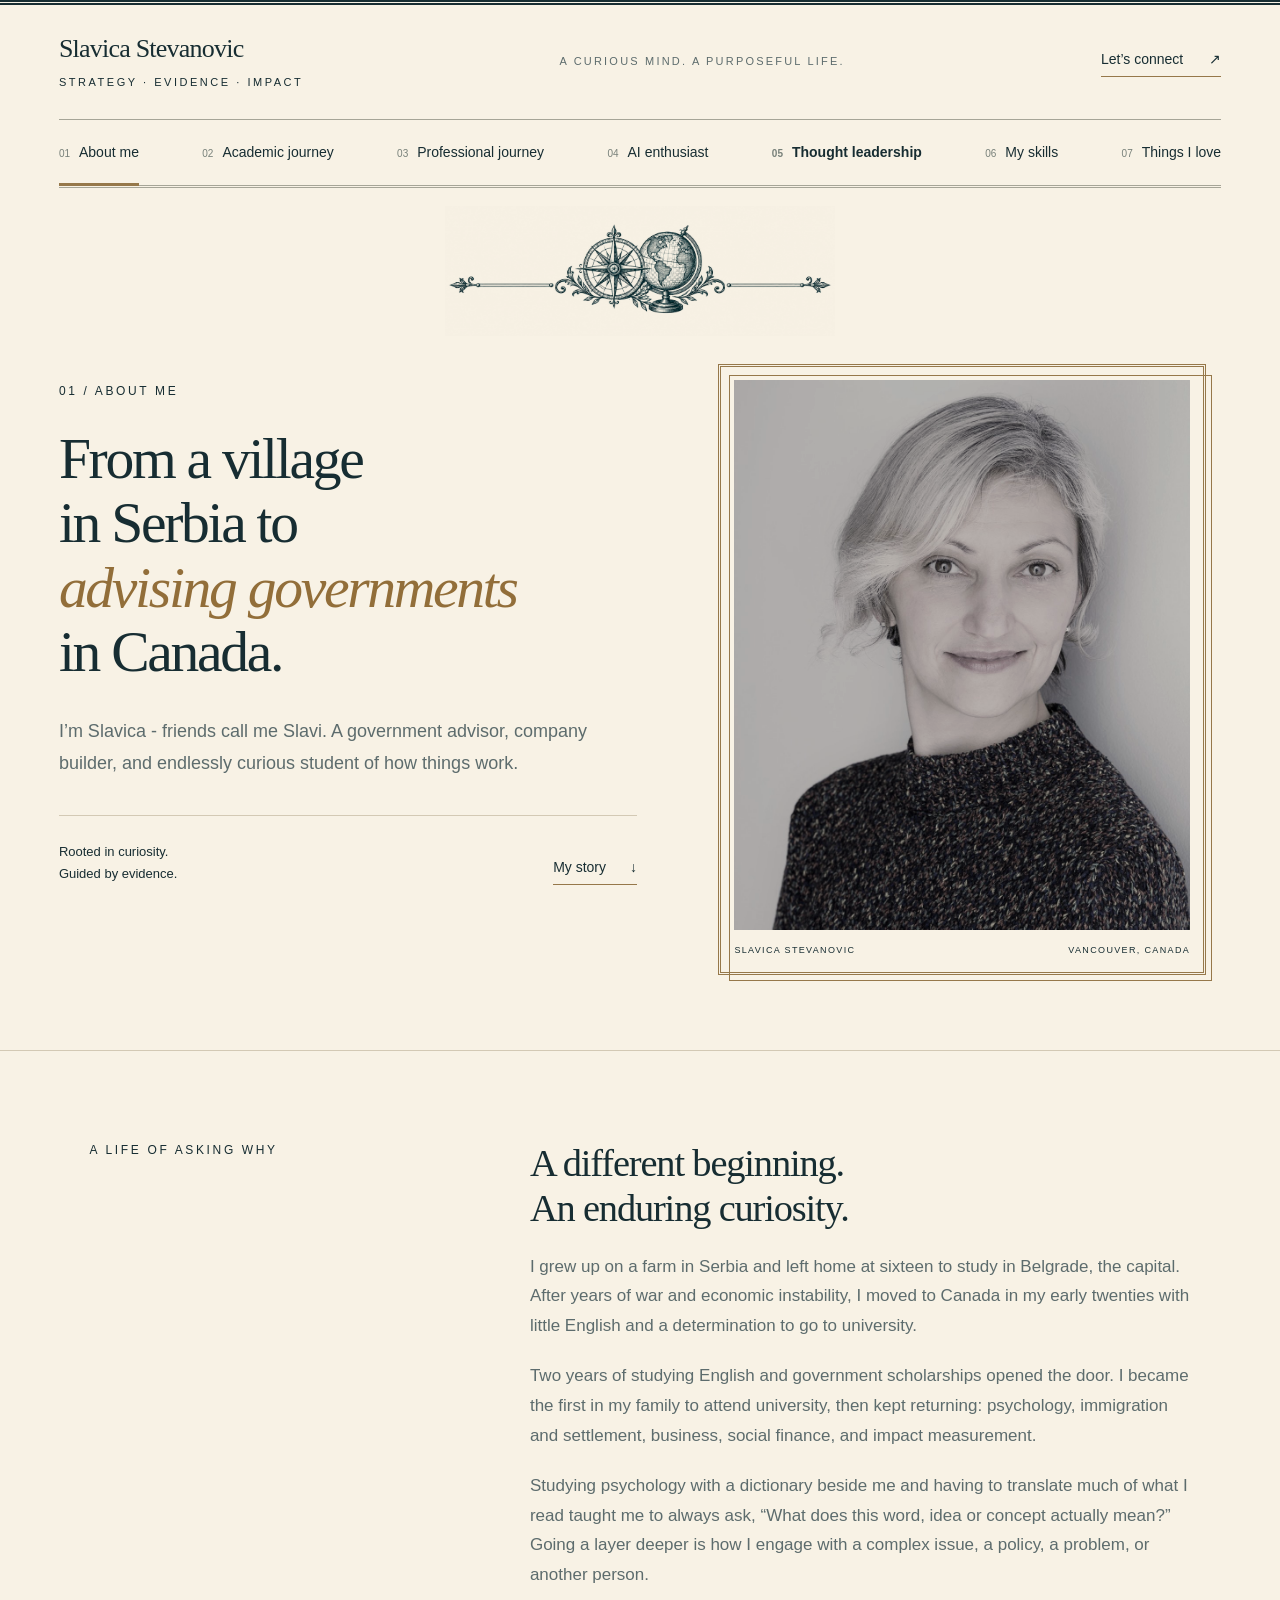
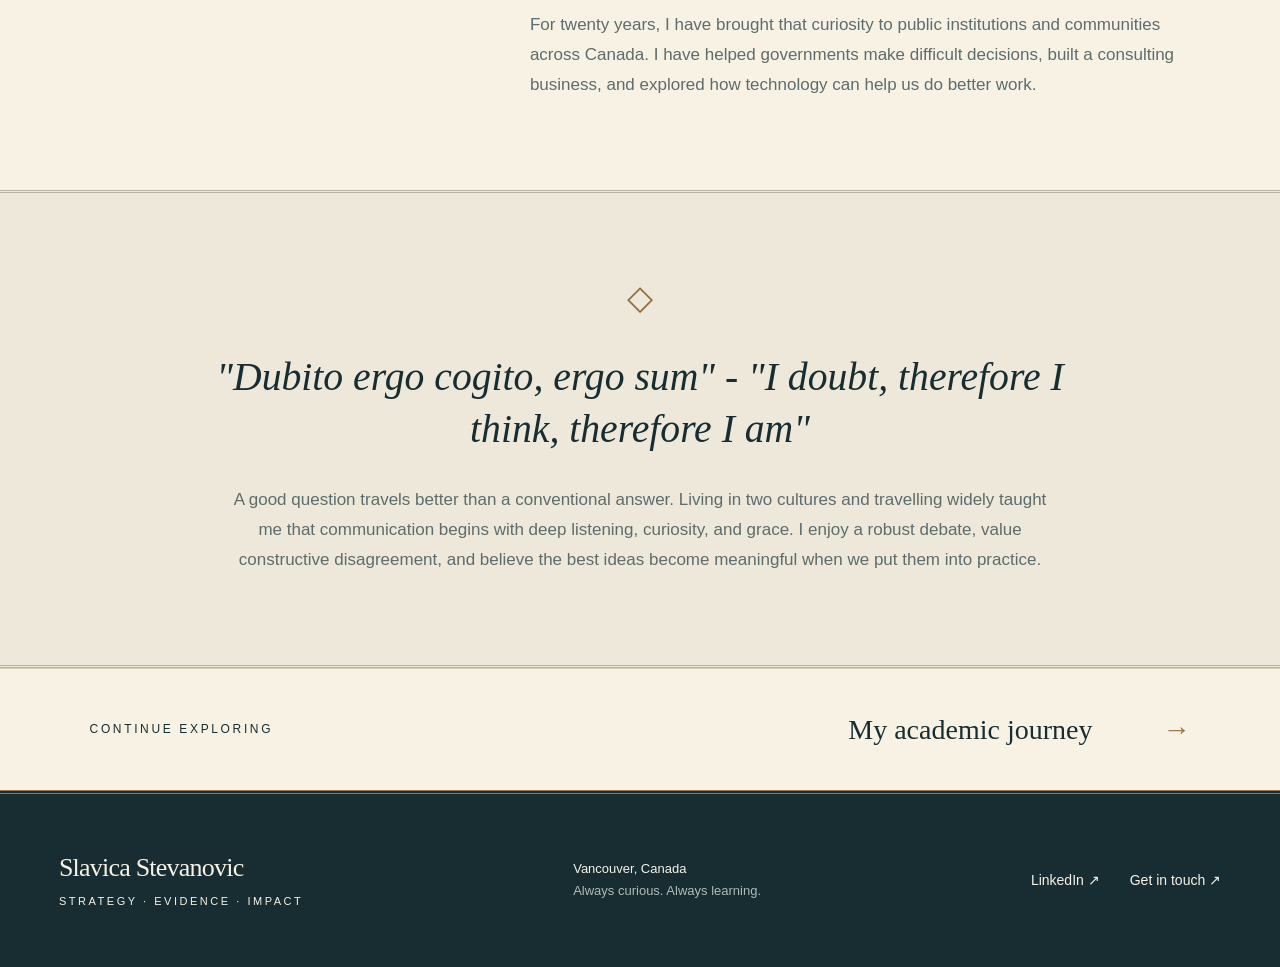
<file: index.html>
<!DOCTYPE html><html lang="en"><head><meta charSet="utf-8"/><meta name="viewport" content="width=device-width, initial-scale=1"/><link rel="stylesheet" href="./assets/site-1.css"><title>Slavica Stevanovic | Strategy, evidence &amp; impact</title><meta name="description" content="Government advisor, company builder, and AI enthusiast. Explore Slavica Stevanovic’s work, ideas, and journey from Serbia to Canada."/><meta name="robots" content="index, follow"/><link rel="icon" href="./favicon.svg"/>
</head><body><a class="skip-link" href="#main">Skip to content</a><header class="site-header"><div class="masthead"><a class="wordmark" href="./">Slavica Stevanovic<span>STRATEGY · EVIDENCE · IMPACT</span></a><span class="masthead-note">A CURIOUS MIND. A PURPOSEFUL LIFE.</span><button class="menu-toggle" aria-expanded="false" aria-controls="main-navigation">Explore +</button><a class="masthead-link" href="mailto:slavi.stevanovic@gmail.com">Let’s connect <span aria-hidden="true">↗</span></a></div><nav id="main-navigation" aria-label="Main navigation" class="navigation"><a href="./" aria-current="page"><span class="nav-number">0<!-- -->1</span>About me</a><a href="./academic/"><span class="nav-number">0<!-- -->2</span>Academic journey</a><a href="./professional/"><span class="nav-number">0<!-- -->3</span>Professional journey</a><a href="./ai/"><span class="nav-number">0<!-- -->4</span>AI enthusiast</a><a href="./thought-leadership/" class="writing-nav-link"><span class="nav-number">0<!-- -->5</span>Thought leadership</a><a href="./skills/"><span class="nav-number">0<!-- -->6</span>My skills</a><a href="./things-i-love/"><span class="nav-number">0<!-- -->7</span>Things I love</a></nav></header><main id="main" class="page-about"><div class="newspaper-ornament" aria-hidden="true"><span></span><img src="./ornaments/about.png" alt="" width="390" height="130"/><span></span></div><section class="about-hero"><div class="hero-copy"><p class="eyebrow">01 / ABOUT ME</p><h1><span>From a village</span><span><br/>in Serbia to</span><span><br/><em>advising governments</em></span><span><br/>in Canada.</span></h1><p class="hero-intro">I’m Slavica - friends call me Slavi. A government advisor, company builder, and endlessly curious student of how things work.</p><div class="hero-bottom"><span>Rooted in curiosity.<br/>Guided by evidence.</span><a class="text-link" href="#story">My story <span aria-hidden="true">↓</span></a></div></div><figure class="portrait-frame"><img class="" src="./photos/portrait.jpg" alt="Portrait of Slavica Stevanovic" loading="eager" decoding="async"/><figcaption>SLAVICA STEVANOVIC <span>VANCOUVER, CANADA</span></figcaption></figure></section><section id="story" class="section story-grid"><p class="eyebrow">A LIFE OF ASKING WHY</p><div><h2><span>A different beginning.</span><span><br/>An enduring curiosity.</span></h2><p>I grew up on a farm in Serbia and left home at sixteen to study in Belgrade, the capital. After years of war and economic instability, I moved to Canada in my early twenties with little English and a determination to go to university.</p><p>Two years of studying English and government scholarships opened the door. I became the first in my family to attend university, then kept returning: psychology, immigration and settlement, business, social finance, and impact measurement.</p><p>Studying psychology with a dictionary beside me and having to translate much of what I read taught me to always ask, “What does this word, idea or concept actually mean?” Going a layer deeper is how I engage with a complex issue, a policy, a problem, or another person.</p><p>For twenty years, I have brought that curiosity to public institutions and communities across Canada. I have helped governments make difficult decisions, built a consulting business, and explored how technology can help us do better work.</p></div></section><section class="quote-section"><span class="deco-mark" aria-hidden="true">◇</span><blockquote>&quot;Dubito ergo cogito, ergo sum&quot; - &quot;I doubt, therefore I think, therefore I am&quot;</blockquote><p>A good question travels better than a conventional answer. Living in two cultures and travelling widely taught me that communication begins with deep listening, curiosity, and grace. I enjoy a robust debate, value constructive disagreement, and believe the best ideas become meaningful when we put them into practice.</p></section><div class="next-page"><span class="eyebrow">CONTINUE EXPLORING</span><a href="./academic/">My academic journey<!-- --> <span aria-hidden="true">→</span></a></div></main><footer class="footer"><a class="wordmark" href="./">Slavica Stevanovic<span>STRATEGY · EVIDENCE · IMPACT</span></a><p>Vancouver, Canada<br/><span>Always curious. Always learning.</span></p><div><a href="https://www.linkedin.com/in/slavica-stevanovic-21113720">LinkedIn ↗</a><a href="mailto:slavi.stevanovic@gmail.com">Get in touch ↗</a></div></footer><script defer src="./assets/site.js"></script></body></html>
</file>
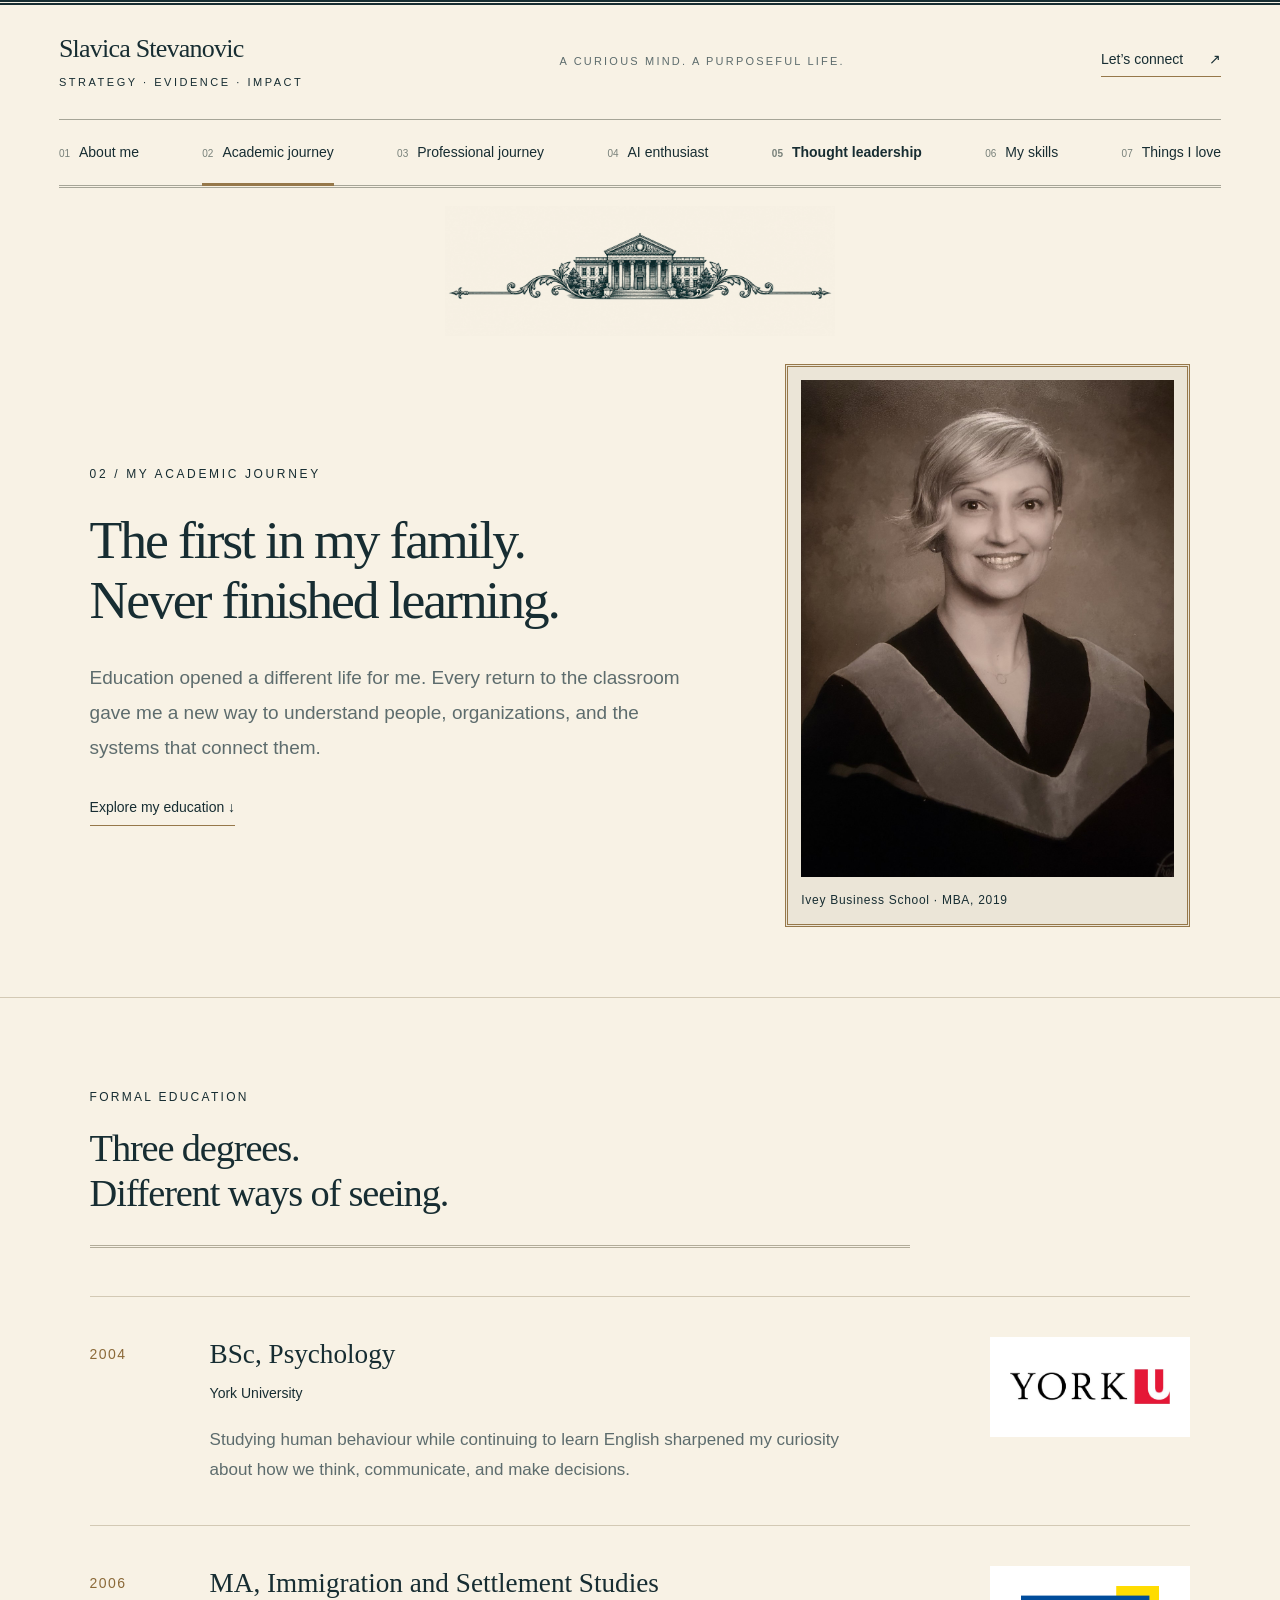
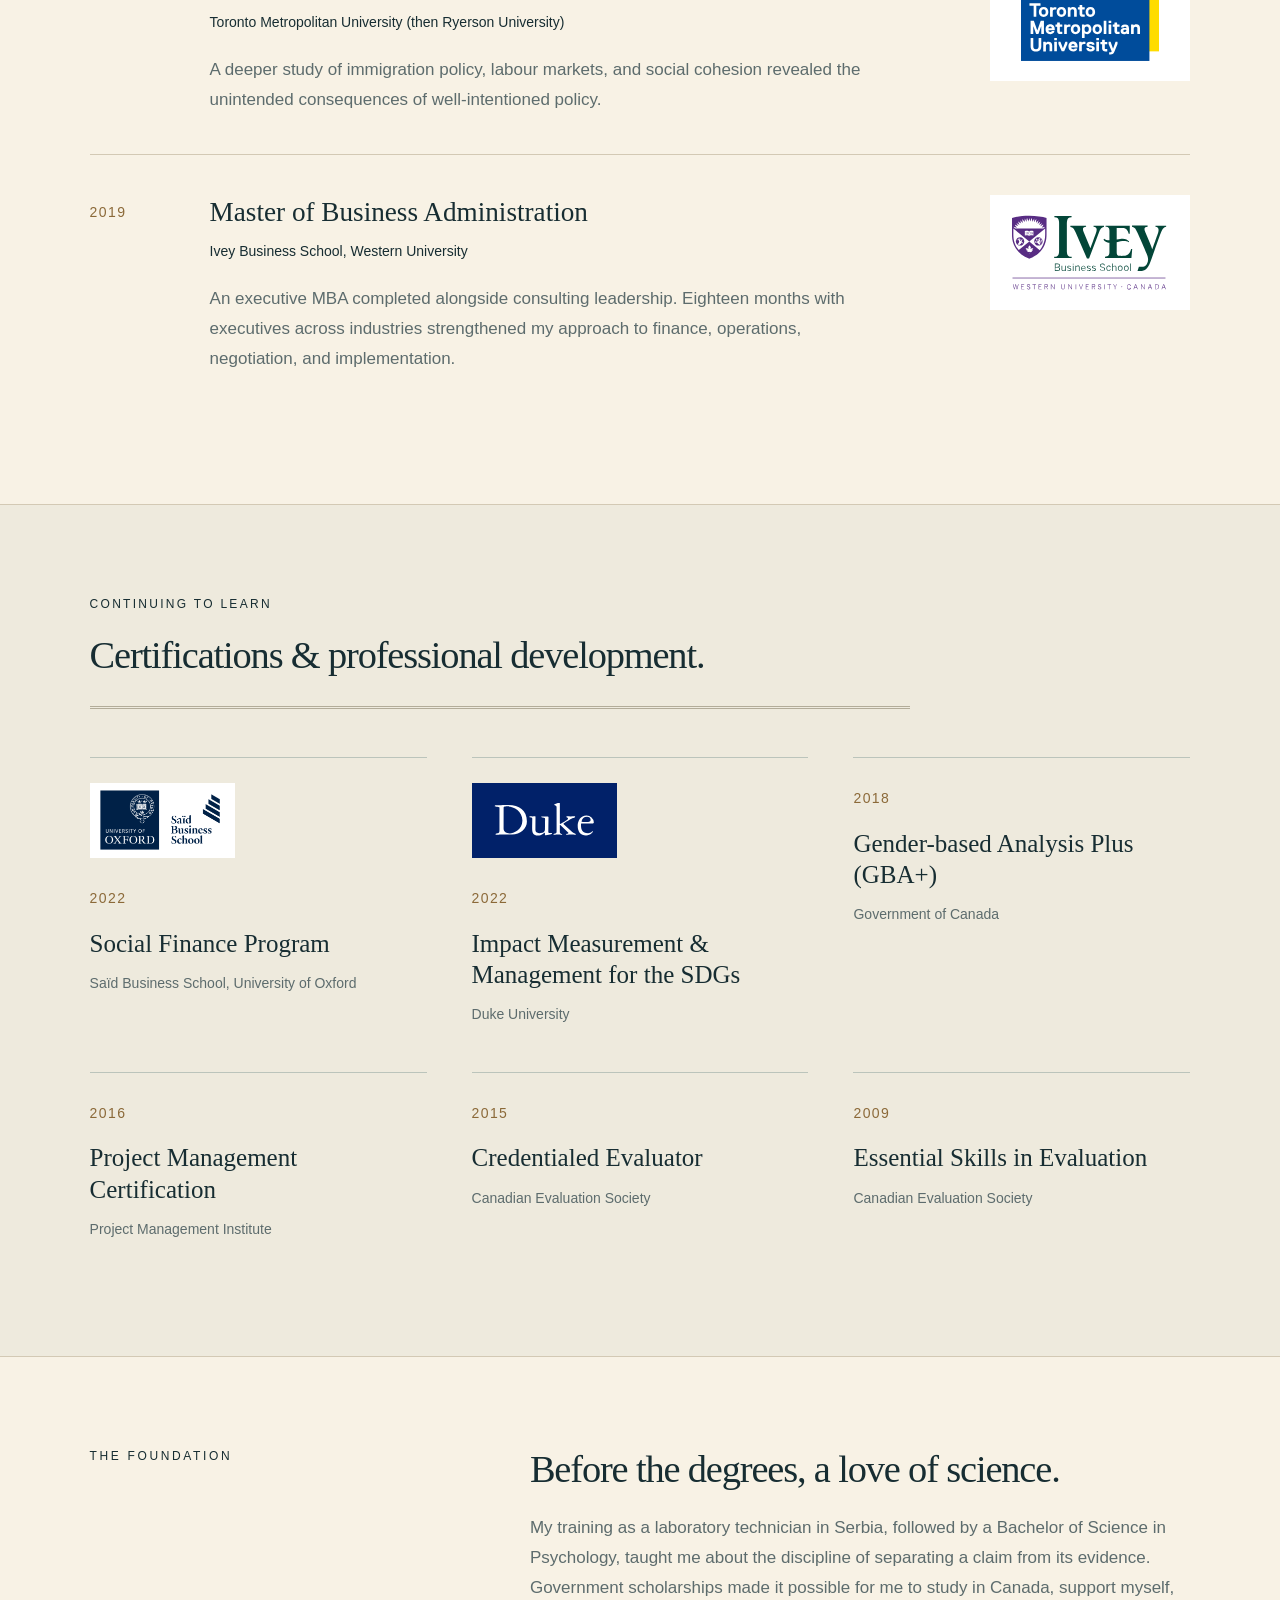
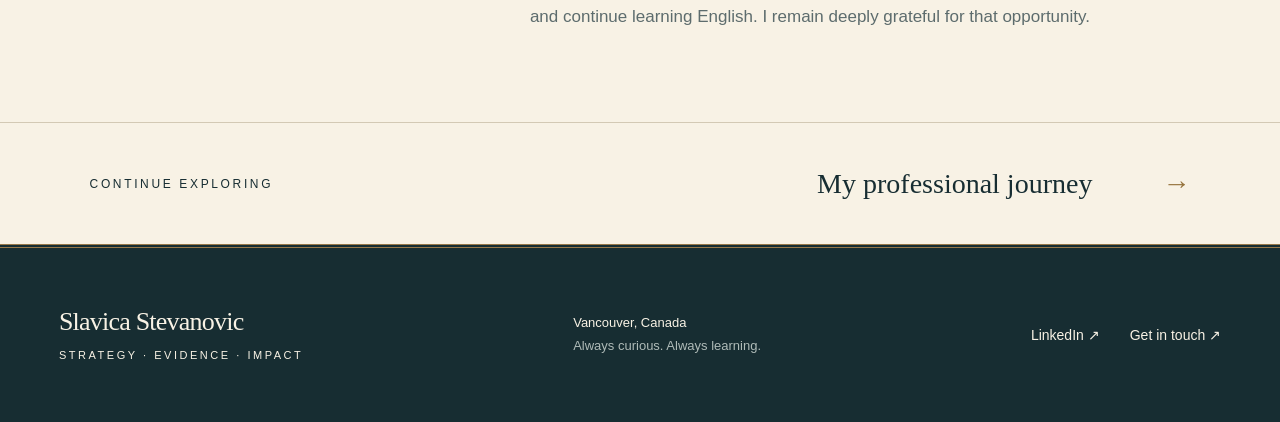
<file: academic/index.html>
<!DOCTYPE html><html lang="en"><head><meta charSet="utf-8"/><meta name="viewport" content="width=device-width, initial-scale=1"/><link rel="stylesheet" href="../assets/site-1.css">
</head><body><a class="skip-link" href="#main">Skip to content</a><header class="site-header"><div class="masthead"><a class="wordmark" href="../">Slavica Stevanovic<span>STRATEGY · EVIDENCE · IMPACT</span></a><span class="masthead-note">A CURIOUS MIND. A PURPOSEFUL LIFE.</span><button class="menu-toggle" aria-expanded="false" aria-controls="main-navigation">Explore +</button><a class="masthead-link" href="mailto:slavi.stevanovic@gmail.com">Let’s connect <span aria-hidden="true">↗</span></a></div><nav id="main-navigation" aria-label="Main navigation" class="navigation"><a href="../"><span class="nav-number">0<!-- -->1</span>About me</a><a href="../academic/" aria-current="page"><span class="nav-number">0<!-- -->2</span>Academic journey</a><a href="../professional/"><span class="nav-number">0<!-- -->3</span>Professional journey</a><a href="../ai/"><span class="nav-number">0<!-- -->4</span>AI enthusiast</a><a href="../thought-leadership/" class="writing-nav-link"><span class="nav-number">0<!-- -->5</span>Thought leadership</a><a href="../skills/"><span class="nav-number">0<!-- -->6</span>My skills</a><a href="../things-i-love/"><span class="nav-number">0<!-- -->7</span>Things I love</a></nav></header><main id="main" class="page-academic"><div class="newspaper-ornament" aria-hidden="true"><span></span><img src="../ornaments/academic.png" alt="" width="390" height="130"/><span></span></div><section class="academic-hero"><div><p class="eyebrow">02 / MY ACADEMIC JOURNEY</p><h1><span>The first in my family.</span><span><br/>Never finished learning.</span></h1><p class="page-lead">Education opened a different life for me. Every return to the classroom gave me a new way to understand people, organizations, and the systems that connect them.</p><a class="text-link" href="#education">Explore my education ↓</a></div><figure class="graduation"><img class="" src="../photos/graduation.jpg" alt="Slavica in academic regalia at her Ivey graduation" loading="eager" decoding="async"/><figcaption>Ivey Business School · MBA, 2019</figcaption></figure></section><section id="education" class="section"><div class="section-heading"><p class="eyebrow">FORMAL EDUCATION</p><h2>Three degrees.<br/>Different ways of seeing.</h2></div><div class="degree-list"><article class="degree"><span class="year">2004</span><div><h3>BSc, Psychology</h3><p class="institution">York University</p><p>Studying human behaviour while continuing to learn English sharpened my curiosity about how we think, communicate, and make decisions.</p></div><a href="https://www.yorku.ca/" target="_blank" rel="noreferrer" class="university-logo"><img class="" src="../collected/logo-york.jpg" alt="York University logo" loading="lazy" decoding="async"/></a></article><article class="degree"><span class="year">2006</span><div><h3>MA, Immigration and Settlement Studies</h3><p class="institution">Toronto Metropolitan University (then Ryerson University)</p><p>A deeper study of immigration policy, labour markets, and social cohesion revealed the unintended consequences of well-intentioned policy.</p></div><a href="https://www.torontomu.ca/" target="_blank" rel="noreferrer" class="university-logo"><img class="" src="../collected/logo-tmu.svg" alt="Toronto Metropolitan University (then Ryerson University) logo" loading="lazy" decoding="async"/></a></article><article class="degree"><span class="year">2019</span><div><h3>Master of Business Administration</h3><p class="institution">Ivey Business School, Western University</p><p>An executive MBA completed alongside consulting leadership. Eighteen months with executives across industries strengthened my approach to finance, operations, negotiation, and implementation.</p></div><a href="https://www.ivey.uwo.ca/" target="_blank" rel="noreferrer" class="university-logo"><img class="" src="../collected/logo-ivey.svg" alt="Ivey Business School, Western University logo" loading="lazy" decoding="async"/></a></article></div></section><section class="section certification-section"><div class="section-heading"><p class="eyebrow">CONTINUING TO LEARN</p><h2>Certifications &amp; professional development.</h2></div><div class="certifications"><article class="certification"><a class="certificate-logo " href="https://www.sbs.ox.ac.uk/" target="_blank" rel="noreferrer"><img class="" src="../collected/logo-oxford-said.png" alt="Saïd Business School, University of Oxford logo" loading="lazy" decoding="async"/></a><span class="year">2022</span><h3>Social Finance Program</h3><p>Saïd Business School, University of Oxford</p></article><article class="certification"><a class="certificate-logo duke" href="https://www.duke.edu/" target="_blank" rel="noreferrer"><img class="" src="../collected/logo-duke.svg" alt="Duke University logo" loading="lazy" decoding="async"/></a><span class="year">2022</span><h3>Impact Measurement &amp; Management for the SDGs</h3><p>Duke University</p></article><article class="certification"><span class="year">2018</span><h3>Gender-based Analysis Plus (GBA+)</h3><p>Government of Canada</p></article><article class="certification"><span class="year">2016</span><h3>Project Management Certification</h3><p>Project Management Institute</p></article><article class="certification"><span class="year">2015</span><h3>Credentialed Evaluator</h3><p>Canadian Evaluation Society</p></article><article class="certification"><span class="year">2009</span><h3>Essential Skills in Evaluation</h3><p>Canadian Evaluation Society</p></article></div></section><section class="section story-grid"><p class="eyebrow">THE FOUNDATION</p><div><h2>Before the degrees, a love of science.</h2><p>My training as a laboratory technician in Serbia, followed by a Bachelor of Science in Psychology, taught me about the discipline of separating a claim from its evidence. Government scholarships made it possible for me to study in Canada, support myself, and continue learning English. I remain deeply grateful for that opportunity.</p></div></section><div class="next-page"><span class="eyebrow">CONTINUE EXPLORING</span><a href="../professional/">My professional journey<!-- --> <span aria-hidden="true">→</span></a></div></main><!--$--><!--/$--><footer class="footer"><a class="wordmark" href="../">Slavica Stevanovic<span>STRATEGY · EVIDENCE · IMPACT</span></a><p>Vancouver, Canada<br/><span>Always curious. Always learning.</span></p><div><a href="https://www.linkedin.com/in/slavica-stevanovic-21113720">LinkedIn ↗</a><a href="mailto:slavi.stevanovic@gmail.com">Get in touch ↗</a></div></footer><div hidden=""><!--$--><div hidden=""><title>My academic journey | Slavica Stevanovic</title><meta name="description" content="Government advisor, company builder, and AI enthusiast. Explore Slavica Stevanovic’s work, ideas, and journey from Serbia to Canada."><meta name="robots" content="index, follow"><link data-vinext-streamed-icon="/academic:193swmb:0" rel="icon" href="../favicon.svg"></div><!--/$--></div><script defer src="../assets/site.js"></script></body></html>
</file>
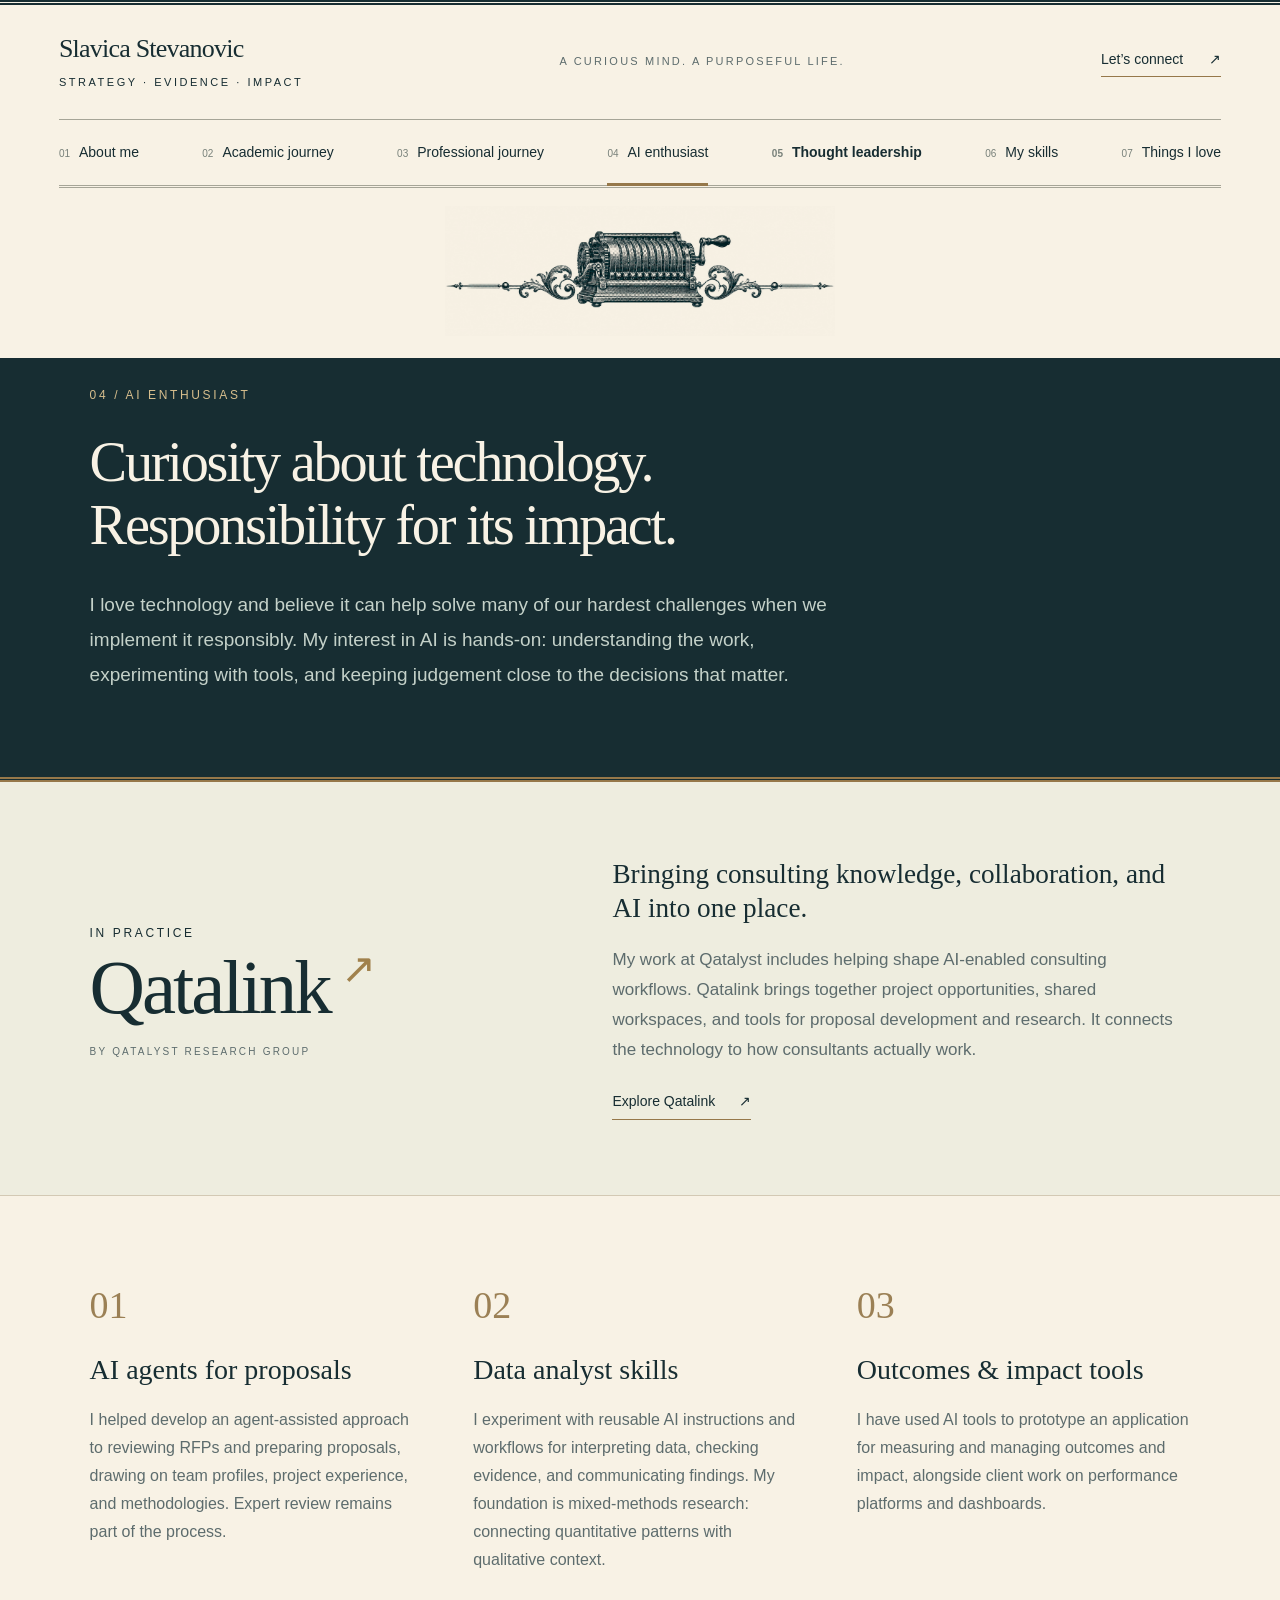
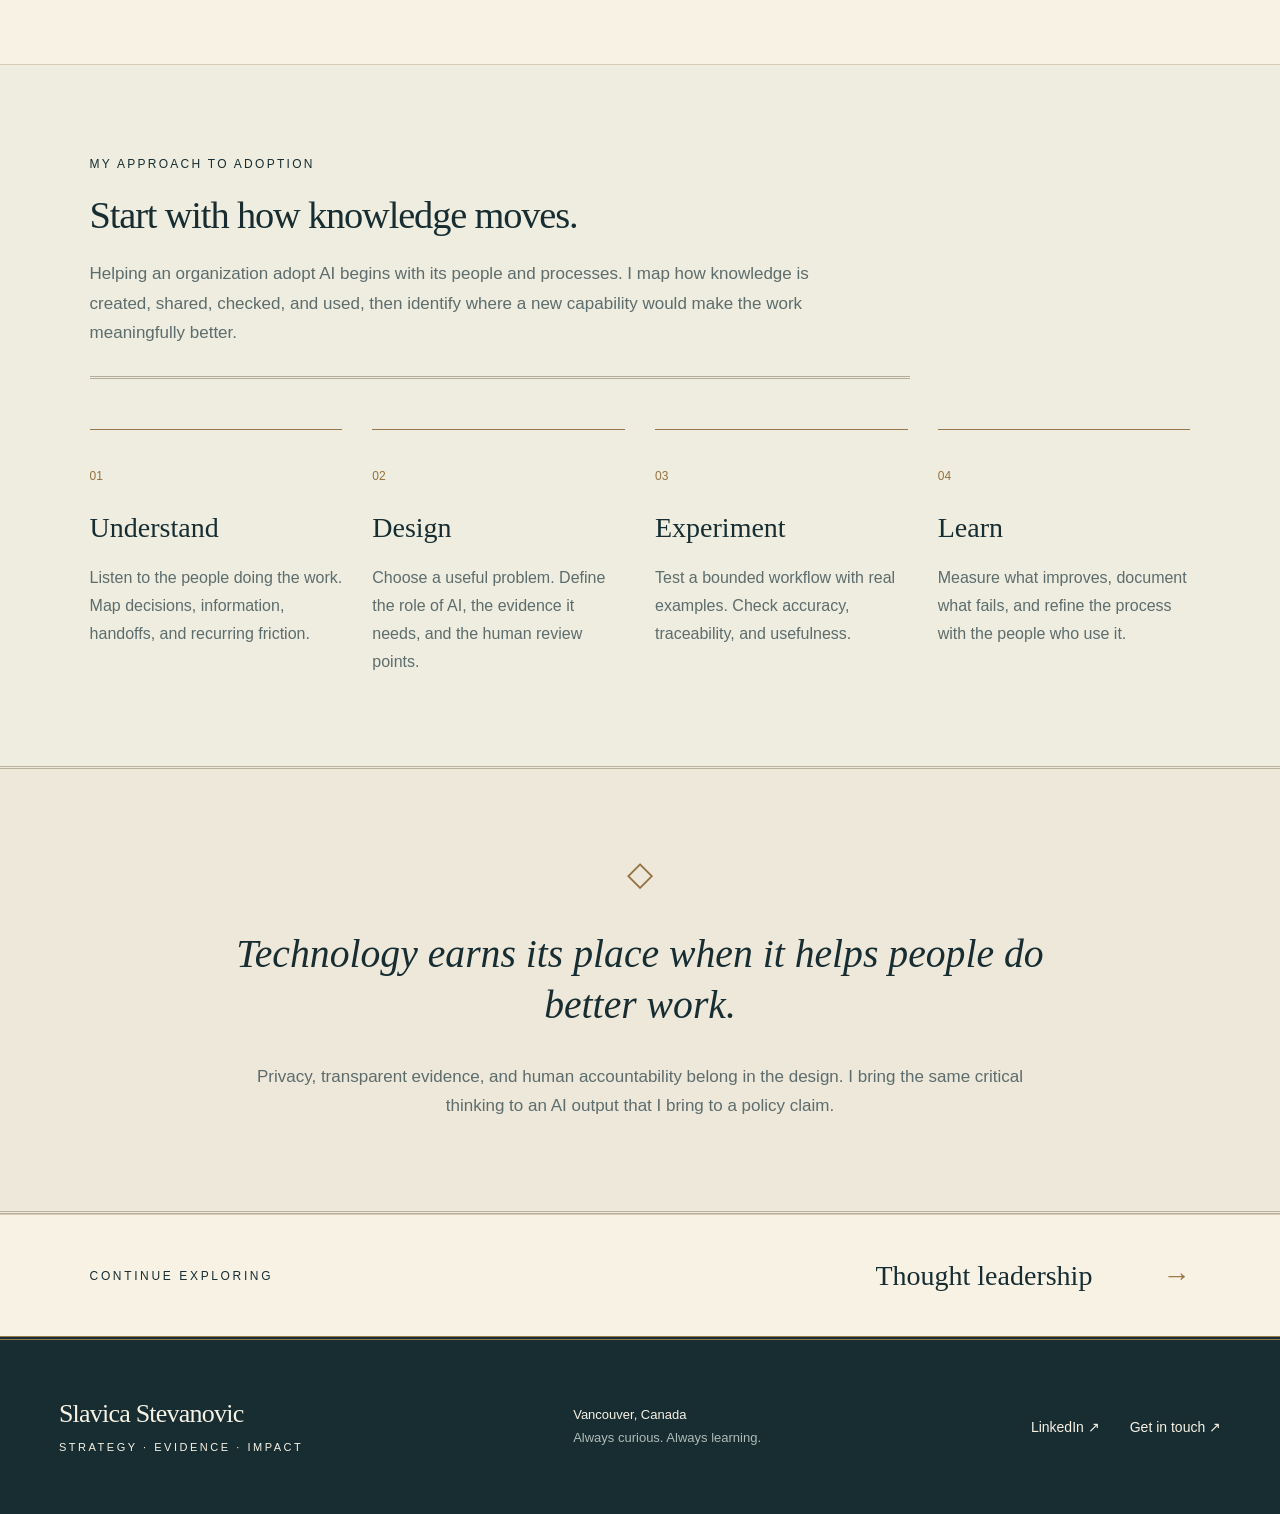
<file: ai/index.html>
<!DOCTYPE html><html lang="en"><head><meta charSet="utf-8"/><meta name="viewport" content="width=device-width, initial-scale=1"/><link rel="stylesheet" href="../assets/site-1.css">
</head><body><a class="skip-link" href="#main">Skip to content</a><header class="site-header"><div class="masthead"><a class="wordmark" href="../">Slavica Stevanovic<span>STRATEGY · EVIDENCE · IMPACT</span></a><span class="masthead-note">A CURIOUS MIND. A PURPOSEFUL LIFE.</span><button class="menu-toggle" aria-expanded="false" aria-controls="main-navigation">Explore +</button><a class="masthead-link" href="mailto:slavi.stevanovic@gmail.com">Let’s connect <span aria-hidden="true">↗</span></a></div><nav id="main-navigation" aria-label="Main navigation" class="navigation"><a href="../"><span class="nav-number">0<!-- -->1</span>About me</a><a href="../academic/"><span class="nav-number">0<!-- -->2</span>Academic journey</a><a href="../professional/"><span class="nav-number">0<!-- -->3</span>Professional journey</a><a href="../ai/" aria-current="page"><span class="nav-number">0<!-- -->4</span>AI enthusiast</a><a href="../thought-leadership/" class="writing-nav-link"><span class="nav-number">0<!-- -->5</span>Thought leadership</a><a href="../skills/"><span class="nav-number">0<!-- -->6</span>My skills</a><a href="../things-i-love/"><span class="nav-number">0<!-- -->7</span>Things I love</a></nav></header><main id="main" class="page-ai"><div class="newspaper-ornament" aria-hidden="true"><span></span><img src="../ornaments/ai.png" alt="" width="390" height="130"/><span></span></div><section class="page-intro dark-intro"><p class="eyebrow">04<!-- --> / <!-- -->AI ENTHUSIAST</p><h1><span>Curiosity about technology.</span><span><br/>Responsibility for its impact.</span></h1><p class="page-lead">I love technology and believe it can help solve many of our hardest challenges when we implement it responsibly. My interest in AI is hands-on: understanding the work, experimenting with tools, and keeping judgement close to the decisions that matter.</p></section><section class="platform-section"><div class="platform-wordmark"><span class="eyebrow">IN PRACTICE</span><h2>Qatalink<span aria-hidden="true">↗</span></h2><p>BY QATALYST RESEARCH GROUP</p></div><div><h3>Bringing consulting knowledge, collaboration, and AI into one place.</h3><p>My work at Qatalyst includes helping shape AI-enabled consulting workflows. Qatalink brings together project opportunities, shared workspaces, and tools for proposal development and research. It connects the technology to how consultants actually work.</p><a href="https://qatalink.ca/" class="text-link" target="_blank" rel="noreferrer">Explore Qatalink<span aria-hidden="true">↗</span></a></div></section><section class="section"><div class="practice-grid"><article><span class="outline-number">0<!-- -->1</span><h3>AI agents for proposals</h3><p>I helped develop an agent-assisted approach to reviewing RFPs and preparing proposals, drawing on team profiles, project experience, and methodologies. Expert review remains part of the process.</p></article><article><span class="outline-number">0<!-- -->2</span><h3>Data analyst skills</h3><p>I experiment with reusable AI instructions and workflows for interpreting data, checking evidence, and communicating findings. My foundation is mixed-methods research: connecting quantitative patterns with qualitative context.</p></article><article><span class="outline-number">0<!-- -->3</span><h3>Outcomes &amp; impact tools</h3><p>I have used AI tools to prototype an application for measuring and managing outcomes and impact, alongside client work on performance platforms and dashboards.</p></article></div></section><section class="section workflow-section"><div class="section-heading"><p class="eyebrow">MY APPROACH TO ADOPTION</p><h2>Start with how knowledge moves.</h2><p>Helping an organization adopt AI begins with its people and processes. I map how knowledge is created, shared, checked, and used, then identify where a new capability would make the work meaningfully better.</p></div><ol class="workflow"><li><span>0<!-- -->1</span><h3>Understand</h3><p>Listen to the people doing the work. Map decisions, information, handoffs, and recurring friction.</p></li><li><span>0<!-- -->2</span><h3>Design</h3><p>Choose a useful problem. Define the role of AI, the evidence it needs, and the human review points.</p></li><li><span>0<!-- -->3</span><h3>Experiment</h3><p>Test a bounded workflow with real examples. Check accuracy, traceability, and usefulness.</p></li><li><span>0<!-- -->4</span><h3>Learn</h3><p>Measure what improves, document what fails, and refine the process with the people who use it.</p></li></ol></section><section class="quote-section"><span class="deco-mark" aria-hidden="true">◇</span><blockquote>Technology earns its place when it helps people do better work.</blockquote><p>Privacy, transparent evidence, and human accountability belong in the design. I bring the same critical thinking to an AI output that I bring to a policy claim.</p></section><div class="next-page"><span class="eyebrow">CONTINUE EXPLORING</span><a href="../thought-leadership/">Thought leadership<!-- --> <span aria-hidden="true">→</span></a></div></main><!--$--><!--/$--><footer class="footer"><a class="wordmark" href="../">Slavica Stevanovic<span>STRATEGY · EVIDENCE · IMPACT</span></a><p>Vancouver, Canada<br/><span>Always curious. Always learning.</span></p><div><a href="https://www.linkedin.com/in/slavica-stevanovic-21113720">LinkedIn ↗</a><a href="mailto:slavi.stevanovic@gmail.com">Get in touch ↗</a></div></footer><div hidden=""><!--$--><div hidden=""><title>AI enthusiast | Slavica Stevanovic</title><meta name="description" content="Government advisor, company builder, and AI enthusiast. Explore Slavica Stevanovic’s work, ideas, and journey from Serbia to Canada."><meta name="robots" content="index, follow"><link data-vinext-streamed-icon="/ai:ykxm7c:0" rel="icon" href="../favicon.svg"></div><!--/$--></div><script defer src="../assets/site.js"></script></body></html>
</file>
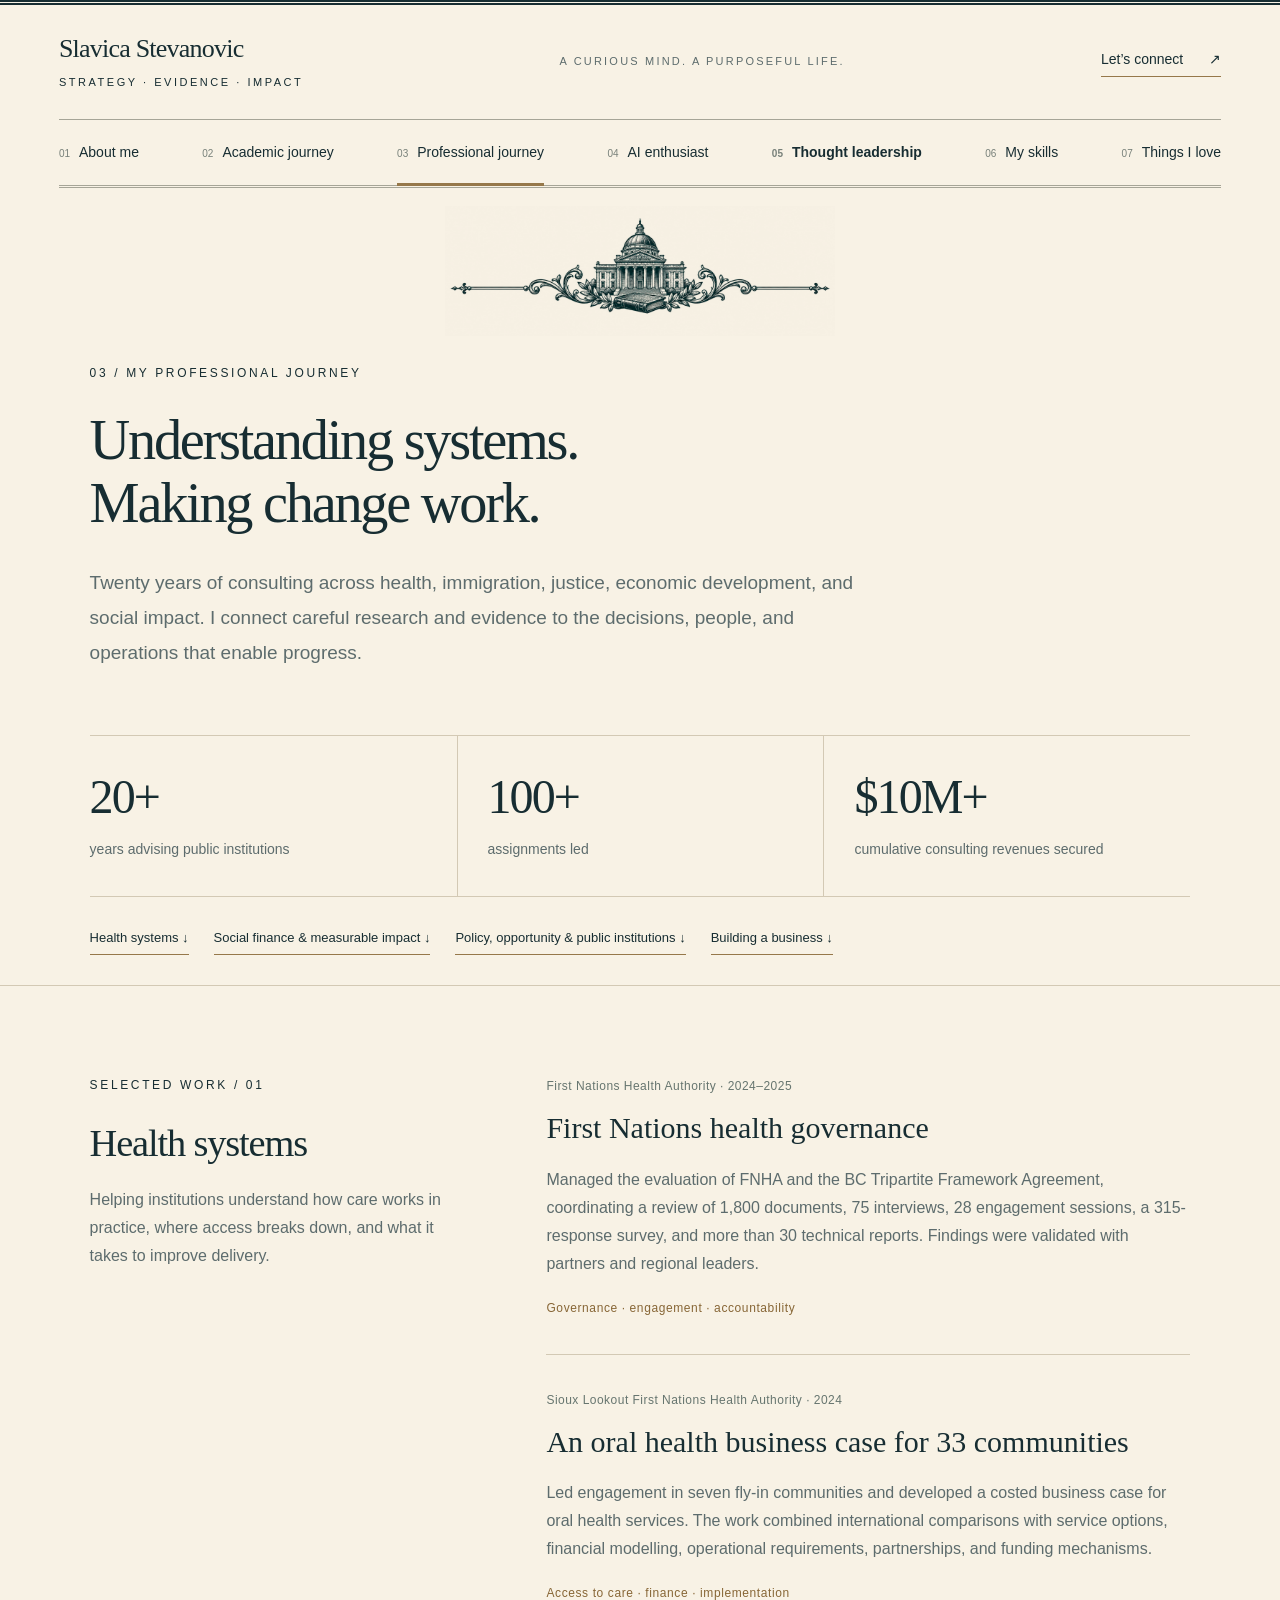
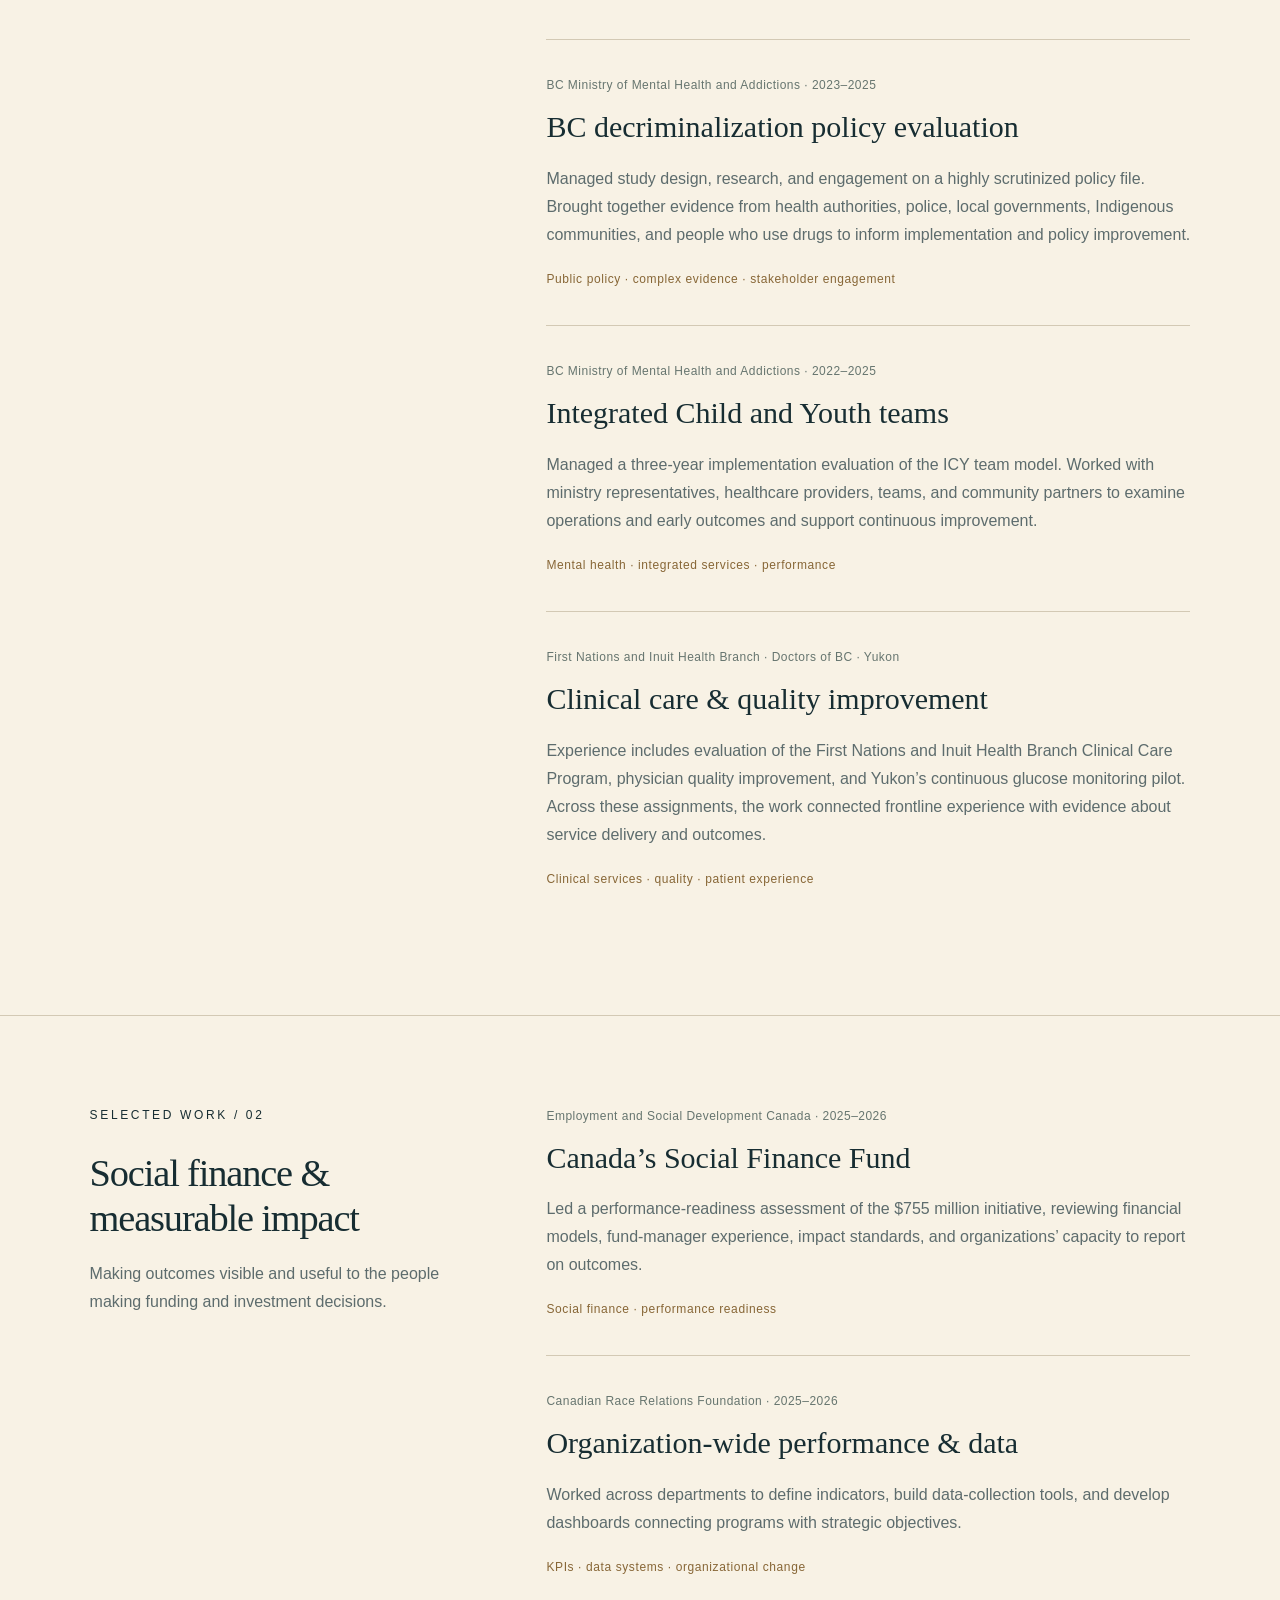
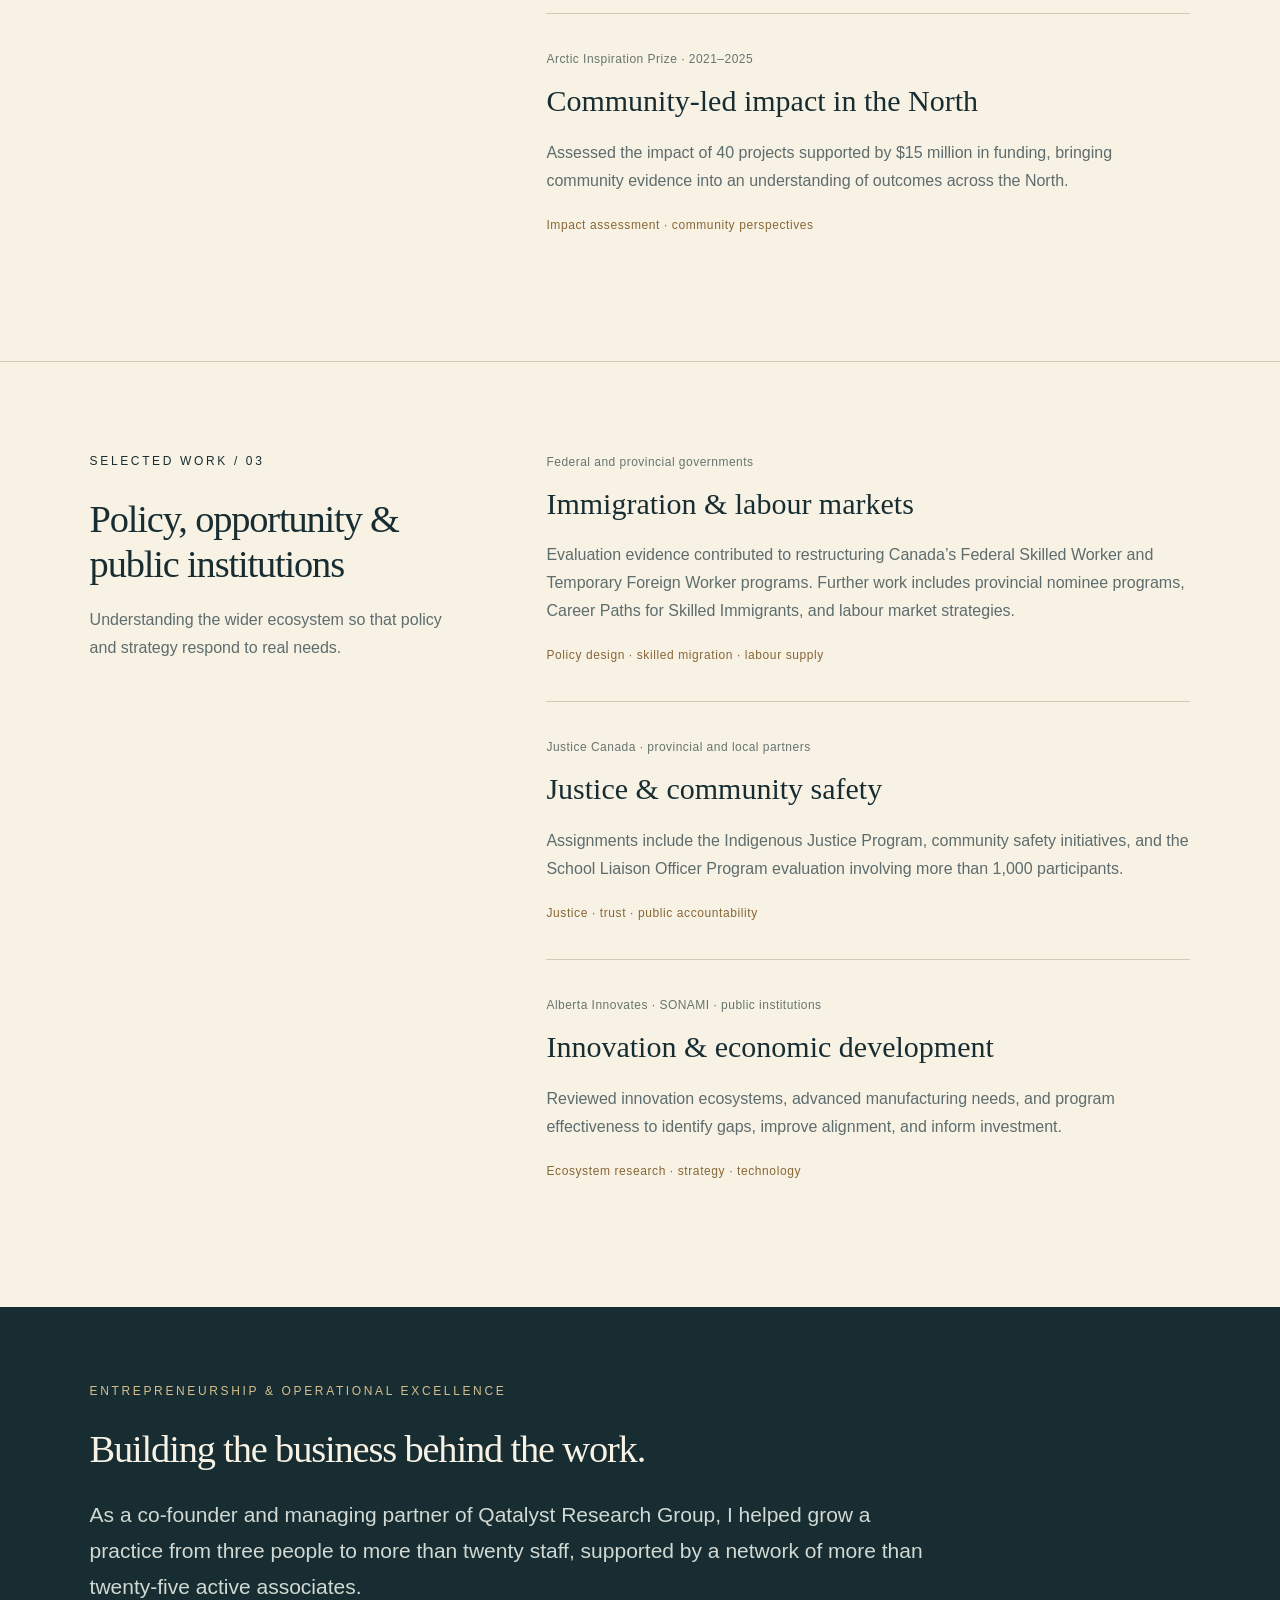
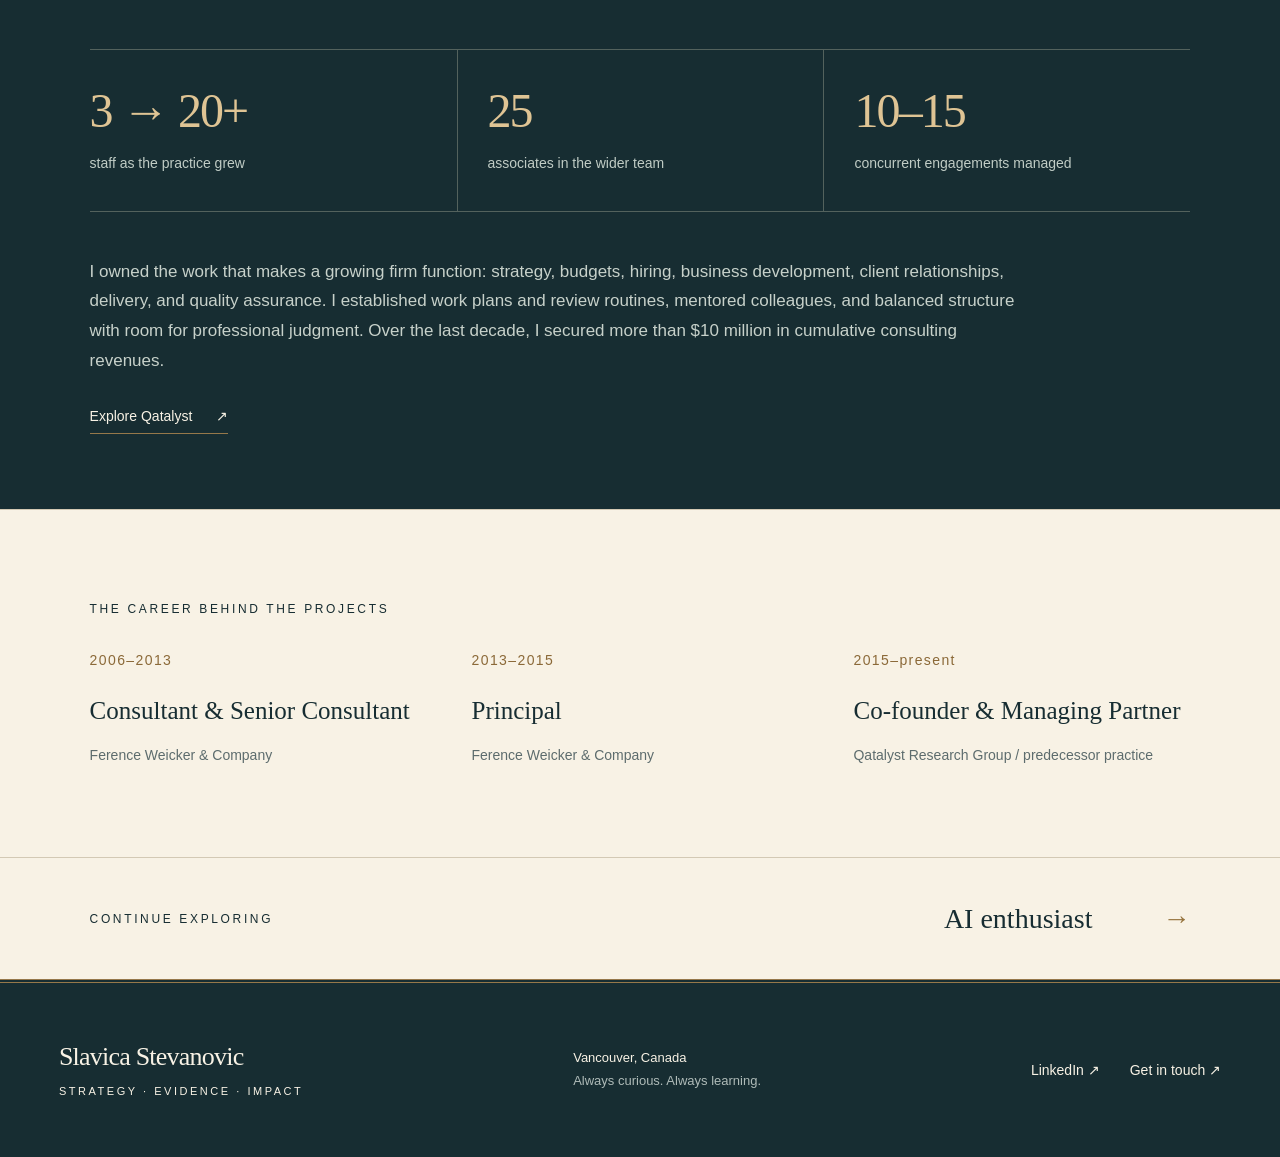
<file: professional/index.html>
<!DOCTYPE html><html lang="en"><head><meta charSet="utf-8"/><meta name="viewport" content="width=device-width, initial-scale=1"/><link rel="stylesheet" href="../assets/site-1.css">
</head><body><a class="skip-link" href="#main">Skip to content</a><header class="site-header"><div class="masthead"><a class="wordmark" href="../">Slavica Stevanovic<span>STRATEGY · EVIDENCE · IMPACT</span></a><span class="masthead-note">A CURIOUS MIND. A PURPOSEFUL LIFE.</span><button class="menu-toggle" aria-expanded="false" aria-controls="main-navigation">Explore +</button><a class="masthead-link" href="mailto:slavi.stevanovic@gmail.com">Let’s connect <span aria-hidden="true">↗</span></a></div><nav id="main-navigation" aria-label="Main navigation" class="navigation"><a href="../"><span class="nav-number">0<!-- -->1</span>About me</a><a href="../academic/"><span class="nav-number">0<!-- -->2</span>Academic journey</a><a href="../professional/" aria-current="page"><span class="nav-number">0<!-- -->3</span>Professional journey</a><a href="../ai/"><span class="nav-number">0<!-- -->4</span>AI enthusiast</a><a href="../thought-leadership/" class="writing-nav-link"><span class="nav-number">0<!-- -->5</span>Thought leadership</a><a href="../skills/"><span class="nav-number">0<!-- -->6</span>My skills</a><a href="../things-i-love/"><span class="nav-number">0<!-- -->7</span>Things I love</a></nav></header><main id="main" class="page-professional"><div class="newspaper-ornament" aria-hidden="true"><span></span><img src="../ornaments/professional.png" alt="" width="390" height="130"/><span></span></div><section class="page-intro"><p class="eyebrow">03<!-- --> / <!-- -->MY PROFESSIONAL JOURNEY</p><h1><span>Understanding systems.</span><span><br/>Making change work.</span></h1><p class="page-lead">Twenty years of consulting across health, immigration, justice, economic development, and social impact. I connect careful research and evidence to the decisions, people, and operations that enable progress.</p></section><div class="metrics"><div><strong>20+</strong><span>years advising public institutions</span></div><div><strong>100+</strong><span>assignments led</span></div><div><strong>$10M+</strong><span>cumulative consulting revenues secured</span></div></div><div class="theme-links"><a href="#theme-0">Health systems<!-- --> ↓</a><a href="#theme-1">Social finance &amp; measurable impact<!-- --> ↓</a><a href="#theme-2">Policy, opportunity &amp; public institutions<!-- --> ↓</a><a href="#business">Building a business ↓</a></div><section id="theme-0" class="section project-theme"><div class="theme-heading"><p class="eyebrow">SELECTED WORK / 0<!-- -->1</p><h2>Health systems</h2><p>Helping institutions understand how care works in practice, where access breaks down, and what it takes to improve delivery.</p></div><div class="project-list"><article class="project"><p class="project-client">First Nations Health Authority · 2024–2025</p><h3>First Nations health governance</h3><p>Managed the evaluation of FNHA and the BC Tripartite Framework Agreement, coordinating a review of 1,800 documents, 75 interviews, 28 engagement sessions, a 315-response survey, and more than 30 technical reports. Findings were validated with partners and regional leaders.</p><p class="project-focus">Governance · engagement · accountability</p></article><article class="project"><p class="project-client">Sioux Lookout First Nations Health Authority · 2024</p><h3>An oral health business case for 33 communities</h3><p>Led engagement in seven fly-in communities and developed a costed business case for oral health services. The work combined international comparisons with service options, financial modelling, operational requirements, partnerships, and funding mechanisms.</p><p class="project-focus">Access to care · finance · implementation</p></article><article class="project"><p class="project-client">BC Ministry of Mental Health and Addictions · 2023–2025</p><h3>BC decriminalization policy evaluation</h3><p>Managed study design, research, and engagement on a highly scrutinized policy file. Brought together evidence from health authorities, police, local governments, Indigenous communities, and people who use drugs to inform implementation and policy improvement.</p><p class="project-focus">Public policy · complex evidence · stakeholder engagement</p></article><article class="project"><p class="project-client">BC Ministry of Mental Health and Addictions · 2022–2025</p><h3>Integrated Child and Youth teams</h3><p>Managed a three-year implementation evaluation of the ICY team model. Worked with ministry representatives, healthcare providers, teams, and community partners to examine operations and early outcomes and support continuous improvement.</p><p class="project-focus">Mental health · integrated services · performance</p></article><article class="project"><p class="project-client">First Nations and Inuit Health Branch · Doctors of BC · Yukon</p><h3>Clinical care &amp; quality improvement</h3><p>Experience includes evaluation of the First Nations and Inuit Health Branch Clinical Care Program, physician quality improvement, and Yukon’s continuous glucose monitoring pilot. Across these assignments, the work connected frontline experience with evidence about service delivery and outcomes.</p><p class="project-focus">Clinical services · quality · patient experience</p></article></div></section><section id="theme-1" class="section project-theme"><div class="theme-heading"><p class="eyebrow">SELECTED WORK / 0<!-- -->2</p><h2>Social finance &amp; measurable impact</h2><p>Making outcomes visible and useful to the people making funding and investment decisions.</p></div><div class="project-list"><article class="project"><p class="project-client">Employment and Social Development Canada · 2025–2026</p><h3>Canada’s Social Finance Fund</h3><p>Led a performance-readiness assessment of the $755 million initiative, reviewing financial models, fund-manager experience, impact standards, and organizations’ capacity to report on outcomes.</p><p class="project-focus">Social finance · performance readiness</p></article><article class="project"><p class="project-client">Canadian Race Relations Foundation · 2025–2026</p><h3>Organization-wide performance &amp; data</h3><p>Worked across departments to define indicators, build data-collection tools, and develop dashboards connecting programs with strategic objectives.</p><p class="project-focus">KPIs · data systems · organizational change</p></article><article class="project"><p class="project-client">Arctic Inspiration Prize · 2021–2025</p><h3>Community-led impact in the North</h3><p>Assessed the impact of 40 projects supported by $15 million in funding, bringing community evidence into an understanding of outcomes across the North.</p><p class="project-focus">Impact assessment · community perspectives</p></article></div></section><section id="theme-2" class="section project-theme"><div class="theme-heading"><p class="eyebrow">SELECTED WORK / 0<!-- -->3</p><h2>Policy, opportunity &amp; public institutions</h2><p>Understanding the wider ecosystem so that policy and strategy respond to real needs.</p></div><div class="project-list"><article class="project"><p class="project-client">Federal and provincial governments</p><h3>Immigration &amp; labour markets</h3><p>Evaluation evidence contributed to restructuring Canada’s Federal Skilled Worker and Temporary Foreign Worker programs. Further work includes provincial nominee programs, Career Paths for Skilled Immigrants, and labour market strategies.</p><p class="project-focus">Policy design · skilled migration · labour supply</p></article><article class="project"><p class="project-client">Justice Canada · provincial and local partners</p><h3>Justice &amp; community safety</h3><p>Assignments include the Indigenous Justice Program, community safety initiatives, and the School Liaison Officer Program evaluation involving more than 1,000 participants.</p><p class="project-focus">Justice · trust · public accountability</p></article><article class="project"><p class="project-client">Alberta Innovates · SONAMI · public institutions</p><h3>Innovation &amp; economic development</h3><p>Reviewed innovation ecosystems, advanced manufacturing needs, and program effectiveness to identify gaps, improve alignment, and inform investment.</p><p class="project-focus">Ecosystem research · strategy · technology</p></article></div></section><section id="business" class="business-section"><p class="eyebrow">ENTREPRENEURSHIP &amp; OPERATIONAL EXCELLENCE</p><h2>Building the business behind the work.</h2><p class="business-intro">As a co-founder and managing partner of Qatalyst Research Group, I helped grow a practice from three people to more than twenty staff, supported by a network of more than twenty-five active associates.</p><div class="metrics"><div><strong>3 → 20+</strong><span>staff as the practice grew</span></div><div><strong>25</strong><span>associates in the wider team</span></div><div><strong>10–15</strong><span>concurrent engagements managed</span></div></div><p class="business-body">I owned the work that makes a growing firm function: strategy, budgets, hiring, business development, client relationships, delivery, and quality assurance. I established work plans and review routines, mentored colleagues, and balanced structure with room for professional judgment. Over the last decade, I secured more than $10 million in cumulative consulting revenues.</p><a href="https://qatalyst.ca/" class="text-link" target="_blank" rel="noreferrer">Explore Qatalyst<span aria-hidden="true">↗</span></a></section><section class="section"><p class="eyebrow">THE CAREER BEHIND THE PROJECTS</p><div class="career-strip"><div><span class="year">2006–2013</span><h3>Consultant &amp; Senior Consultant</h3><p>Ference Weicker &amp; Company</p></div><div><span class="year">2013–2015</span><h3>Principal</h3><p>Ference Weicker &amp; Company</p></div><div><span class="year">2015–present</span><h3>Co-founder &amp; Managing Partner</h3><p>Qatalyst Research Group / predecessor practice</p></div></div></section><div class="next-page"><span class="eyebrow">CONTINUE EXPLORING</span><a href="../ai/">AI enthusiast<!-- --> <span aria-hidden="true">→</span></a></div></main><!--$--><!--/$--><footer class="footer"><a class="wordmark" href="../">Slavica Stevanovic<span>STRATEGY · EVIDENCE · IMPACT</span></a><p>Vancouver, Canada<br/><span>Always curious. Always learning.</span></p><div><a href="https://www.linkedin.com/in/slavica-stevanovic-21113720">LinkedIn ↗</a><a href="mailto:slavi.stevanovic@gmail.com">Get in touch ↗</a></div></footer><div hidden=""><!--$--><div hidden=""><title>My professional journey | Slavica Stevanovic</title><meta name="description" content="Government advisor, company builder, and AI enthusiast. Explore Slavica Stevanovic’s work, ideas, and journey from Serbia to Canada."><meta name="robots" content="index, follow"><link data-vinext-streamed-icon="/professional:1mvfcpz:0" rel="icon" href="../favicon.svg"></div><!--/$--></div><script defer src="../assets/site.js"></script></body></html>
</file>
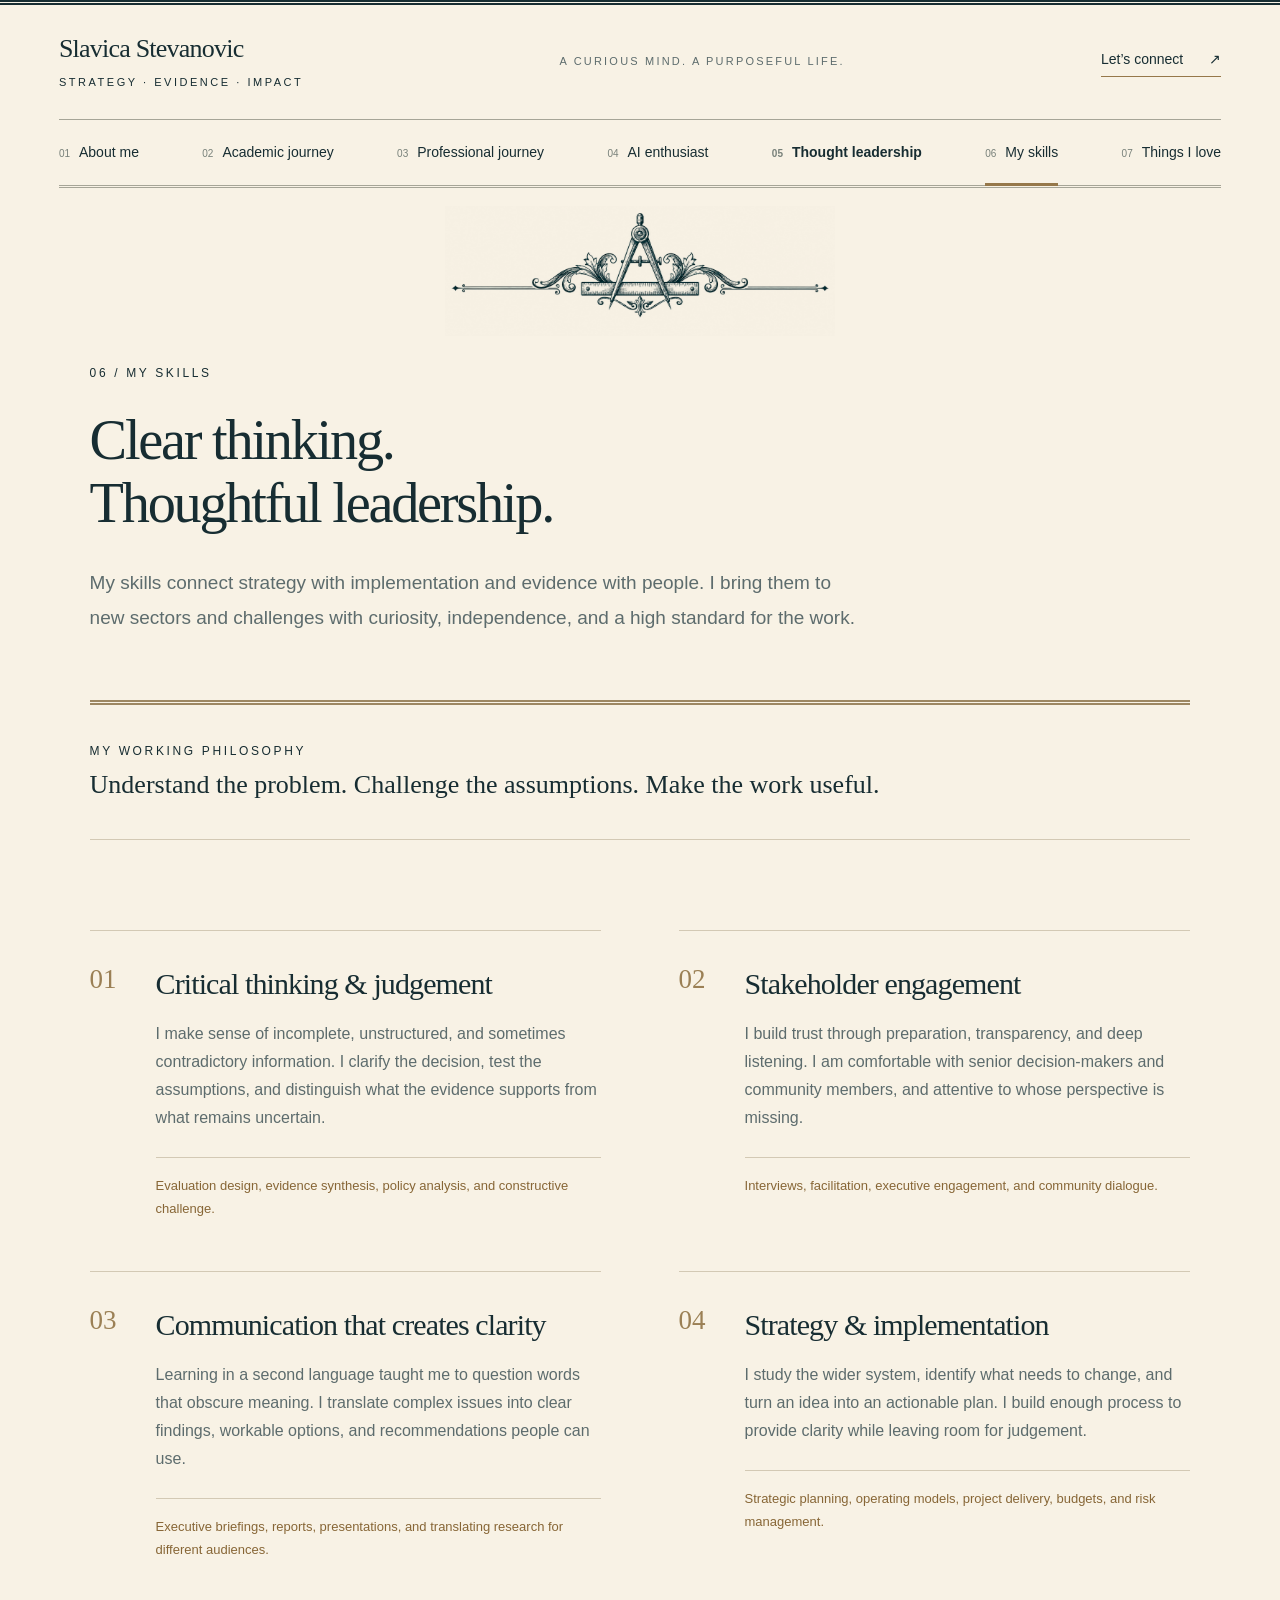
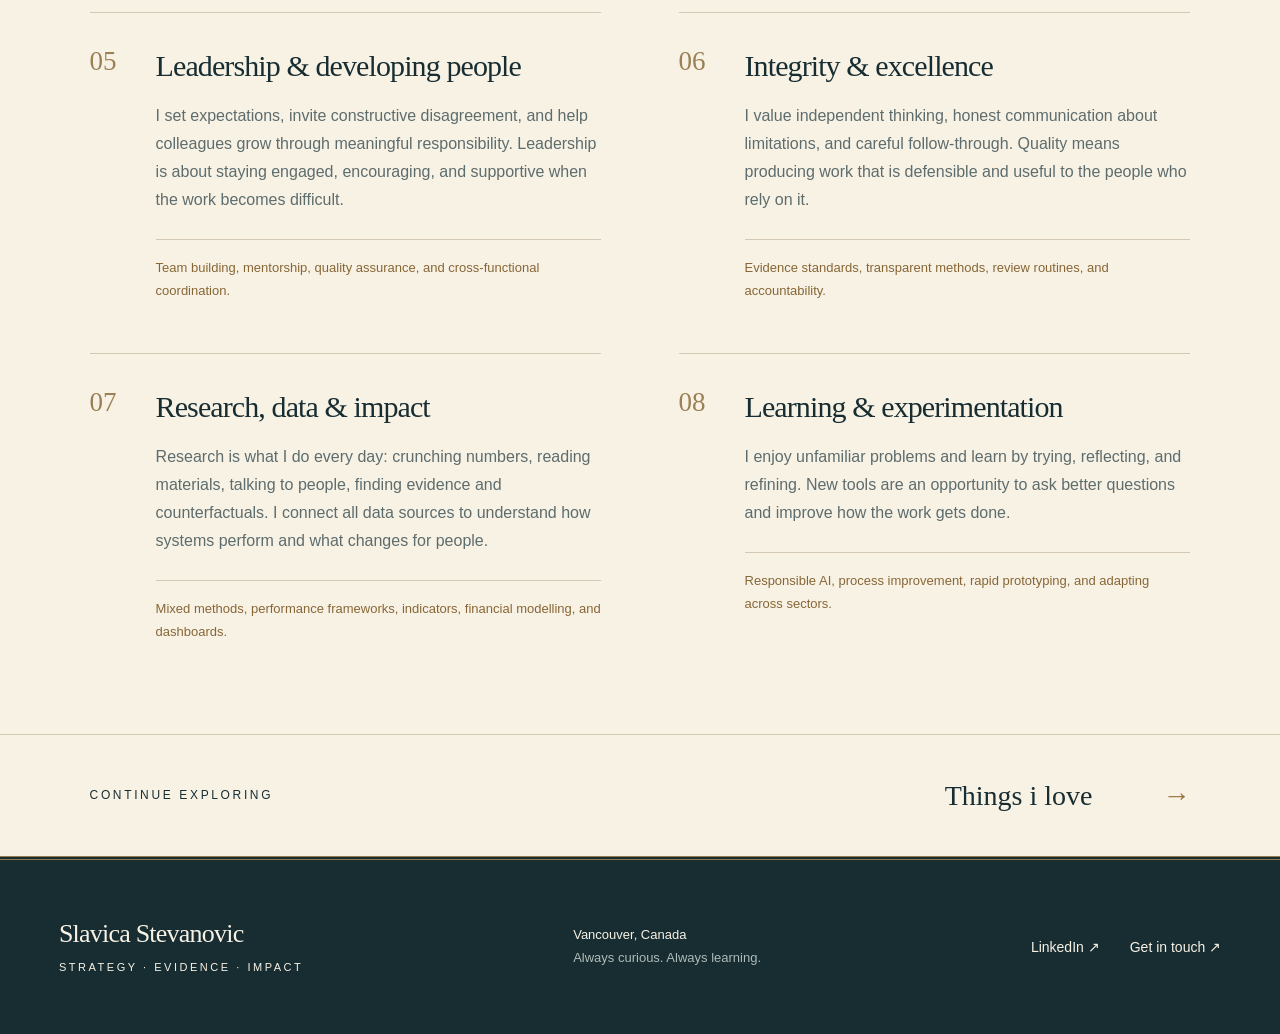
<file: skills/index.html>
<!DOCTYPE html><html lang="en"><head><meta charSet="utf-8"/><meta name="viewport" content="width=device-width, initial-scale=1"/><link rel="stylesheet" href="../assets/site-1.css">
</head><body><a class="skip-link" href="#main">Skip to content</a><header class="site-header"><div class="masthead"><a class="wordmark" href="../">Slavica Stevanovic<span>STRATEGY · EVIDENCE · IMPACT</span></a><span class="masthead-note">A CURIOUS MIND. A PURPOSEFUL LIFE.</span><button class="menu-toggle" aria-expanded="false" aria-controls="main-navigation">Explore +</button><a class="masthead-link" href="mailto:slavi.stevanovic@gmail.com">Let’s connect <span aria-hidden="true">↗</span></a></div><nav id="main-navigation" aria-label="Main navigation" class="navigation"><a href="../"><span class="nav-number">0<!-- -->1</span>About me</a><a href="../academic/"><span class="nav-number">0<!-- -->2</span>Academic journey</a><a href="../professional/"><span class="nav-number">0<!-- -->3</span>Professional journey</a><a href="../ai/"><span class="nav-number">0<!-- -->4</span>AI enthusiast</a><a href="../thought-leadership/" class="writing-nav-link"><span class="nav-number">0<!-- -->5</span>Thought leadership</a><a href="../skills/" aria-current="page"><span class="nav-number">0<!-- -->6</span>My skills</a><a href="../things-i-love/"><span class="nav-number">0<!-- -->7</span>Things I love</a></nav></header><main id="main" class="page-skills"><div class="newspaper-ornament" aria-hidden="true"><span></span><img src="../ornaments/skills.png" alt="" width="390" height="130"/><span></span></div><section class="page-intro"><p class="eyebrow">06<!-- --> / <!-- -->MY SKILLS</p><h1><span>Clear thinking.</span><span><br/>Thoughtful leadership.</span></h1><p class="page-lead">My skills connect strategy with implementation and evidence with people. I bring them to new sectors and challenges with curiosity, independence, and a high standard for the work.</p></section><div class="philosophy-band"><span class="eyebrow">MY WORKING PHILOSOPHY</span><p>Understand the problem. Challenge the assumptions. Make the work useful.</p></div><section class="section skills-grid"><article class="skill-item"><span class="outline-number">01</span><div><h2>Critical thinking &amp; judgement</h2><p>I make sense of incomplete, unstructured, and sometimes contradictory information. I clarify the decision, test the assumptions, and distinguish what the evidence supports from what remains uncertain.</p><p class="skill-practice">Evaluation design, evidence synthesis, policy analysis, and constructive challenge.</p></div></article><article class="skill-item"><span class="outline-number">02</span><div><h2>Stakeholder engagement</h2><p>I build trust through preparation, transparency, and deep listening. I am comfortable with senior decision-makers and community members, and attentive to whose perspective is missing.</p><p class="skill-practice">Interviews, facilitation, executive engagement, and community dialogue.</p></div></article><article class="skill-item"><span class="outline-number">03</span><div><h2>Communication that creates clarity</h2><p>Learning in a second language taught me to question words that obscure meaning. I translate complex issues into clear findings, workable options, and recommendations people can use.</p><p class="skill-practice">Executive briefings, reports, presentations, and translating research for different audiences.</p></div></article><article class="skill-item"><span class="outline-number">04</span><div><h2>Strategy &amp; implementation</h2><p>I study the wider system, identify what needs to change, and turn an idea into an actionable plan. I build enough process to provide clarity while leaving room for judgement.</p><p class="skill-practice">Strategic planning, operating models, project delivery, budgets, and risk management.</p></div></article><article class="skill-item"><span class="outline-number">05</span><div><h2>Leadership &amp; developing people</h2><p>I set expectations, invite constructive disagreement, and help colleagues grow through meaningful responsibility. Leadership is about staying engaged, encouraging, and supportive when the work becomes difficult.</p><p class="skill-practice">Team building, mentorship, quality assurance, and cross-functional coordination.</p></div></article><article class="skill-item"><span class="outline-number">06</span><div><h2>Integrity &amp; excellence</h2><p>I value independent thinking, honest communication about limitations, and careful follow-through. Quality means producing work that is defensible and useful to the people who rely on it.</p><p class="skill-practice">Evidence standards, transparent methods, review routines, and accountability.</p></div></article><article class="skill-item"><span class="outline-number">07</span><div><h2>Research, data &amp; impact</h2><p>Research is what I do every day: crunching numbers, reading materials, talking to people, finding evidence and counterfactuals. I connect all data sources to understand how systems perform and what changes for people.</p><p class="skill-practice">Mixed methods, performance frameworks, indicators, financial modelling, and dashboards.</p></div></article><article class="skill-item"><span class="outline-number">08</span><div><h2>Learning &amp; experimentation</h2><p>I enjoy unfamiliar problems and learn by trying, reflecting, and refining. New tools are an opportunity to ask better questions and improve how the work gets done.</p><p class="skill-practice">Responsible AI, process improvement, rapid prototyping, and adapting across sectors.</p></div></article></section><div class="next-page"><span class="eyebrow">CONTINUE EXPLORING</span><a href="../things-i-love/">Things i love<!-- --> <span aria-hidden="true">→</span></a></div></main><!--$--><!--/$--><footer class="footer"><a class="wordmark" href="../">Slavica Stevanovic<span>STRATEGY · EVIDENCE · IMPACT</span></a><p>Vancouver, Canada<br/><span>Always curious. Always learning.</span></p><div><a href="https://www.linkedin.com/in/slavica-stevanovic-21113720">LinkedIn ↗</a><a href="mailto:slavi.stevanovic@gmail.com">Get in touch ↗</a></div></footer><div hidden=""><!--$--><div hidden=""><title>My skills | Slavica Stevanovic</title><meta name="description" content="Government advisor, company builder, and AI enthusiast. Explore Slavica Stevanovic’s work, ideas, and journey from Serbia to Canada."><meta name="robots" content="index, follow"><link data-vinext-streamed-icon="/skills:1xs2cdc:0" rel="icon" href="../favicon.svg"></div><!--/$--></div><script defer src="../assets/site.js"></script></body></html>
</file>
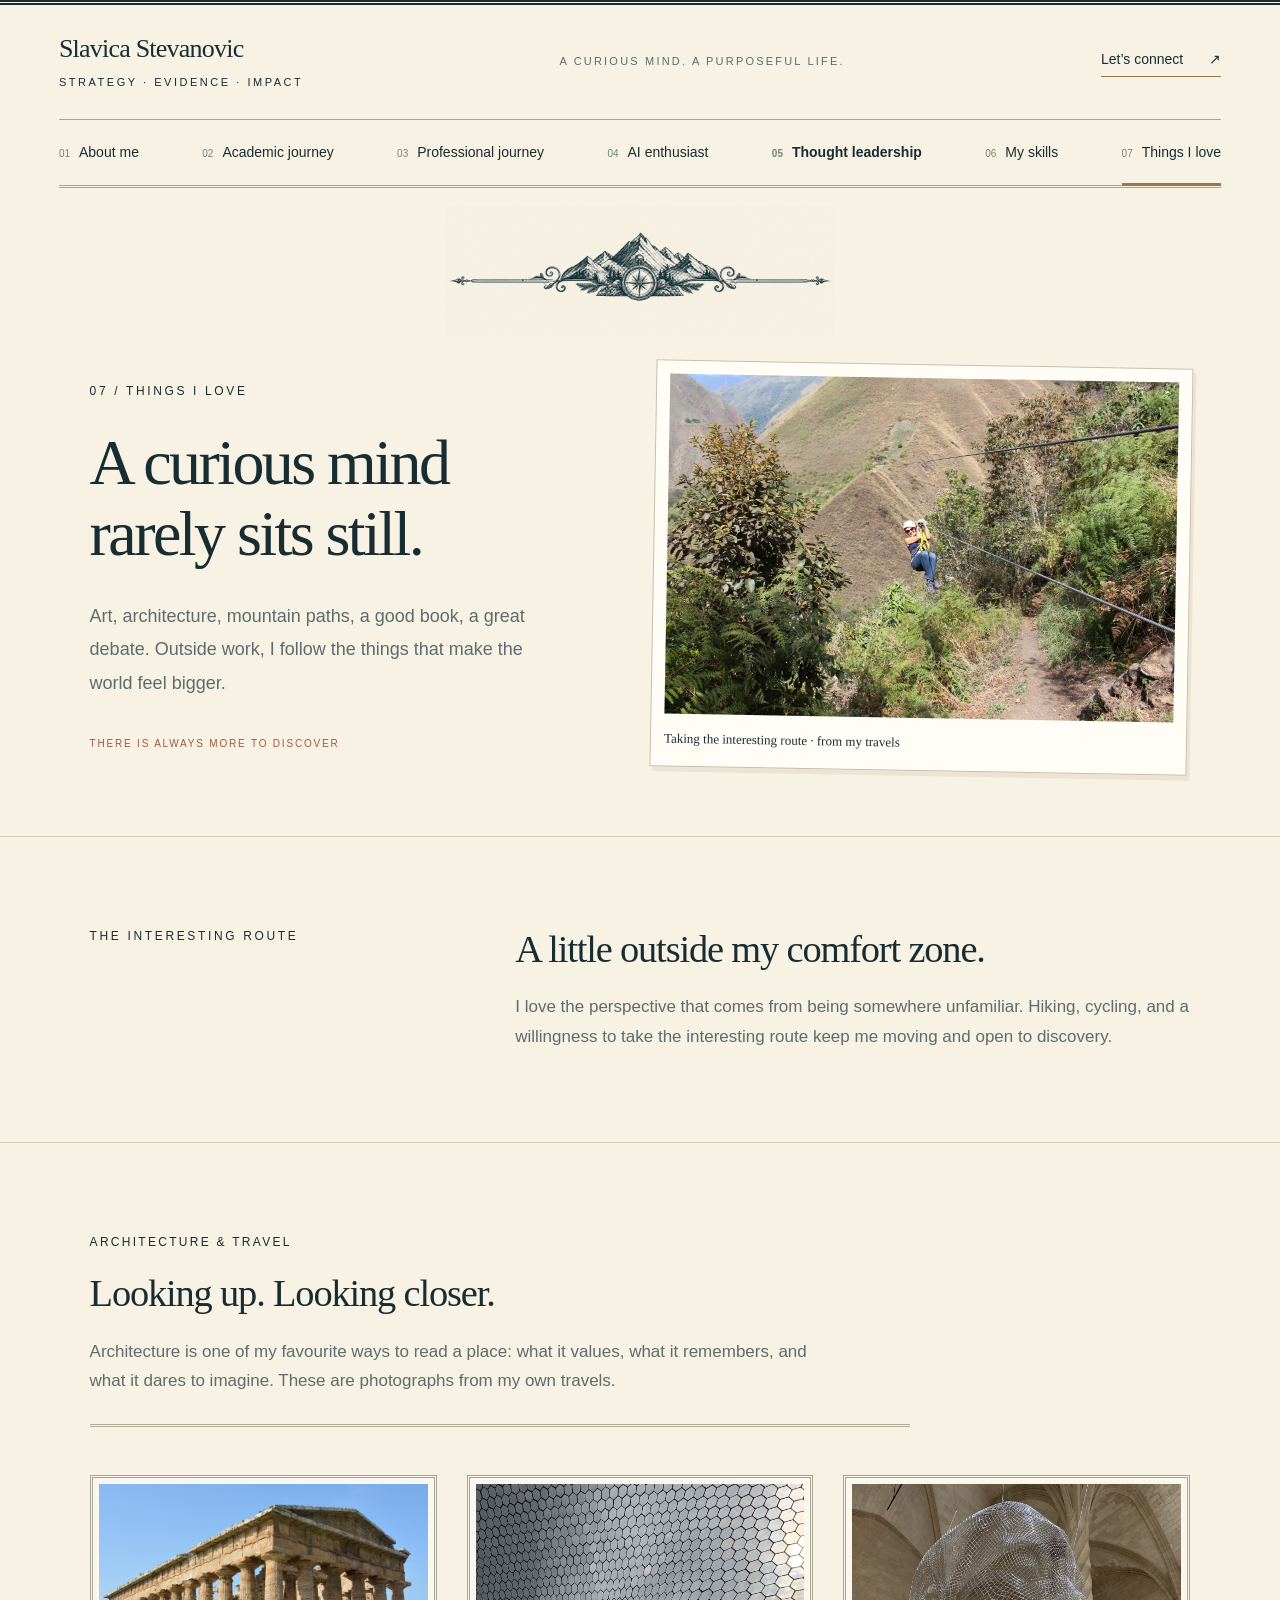
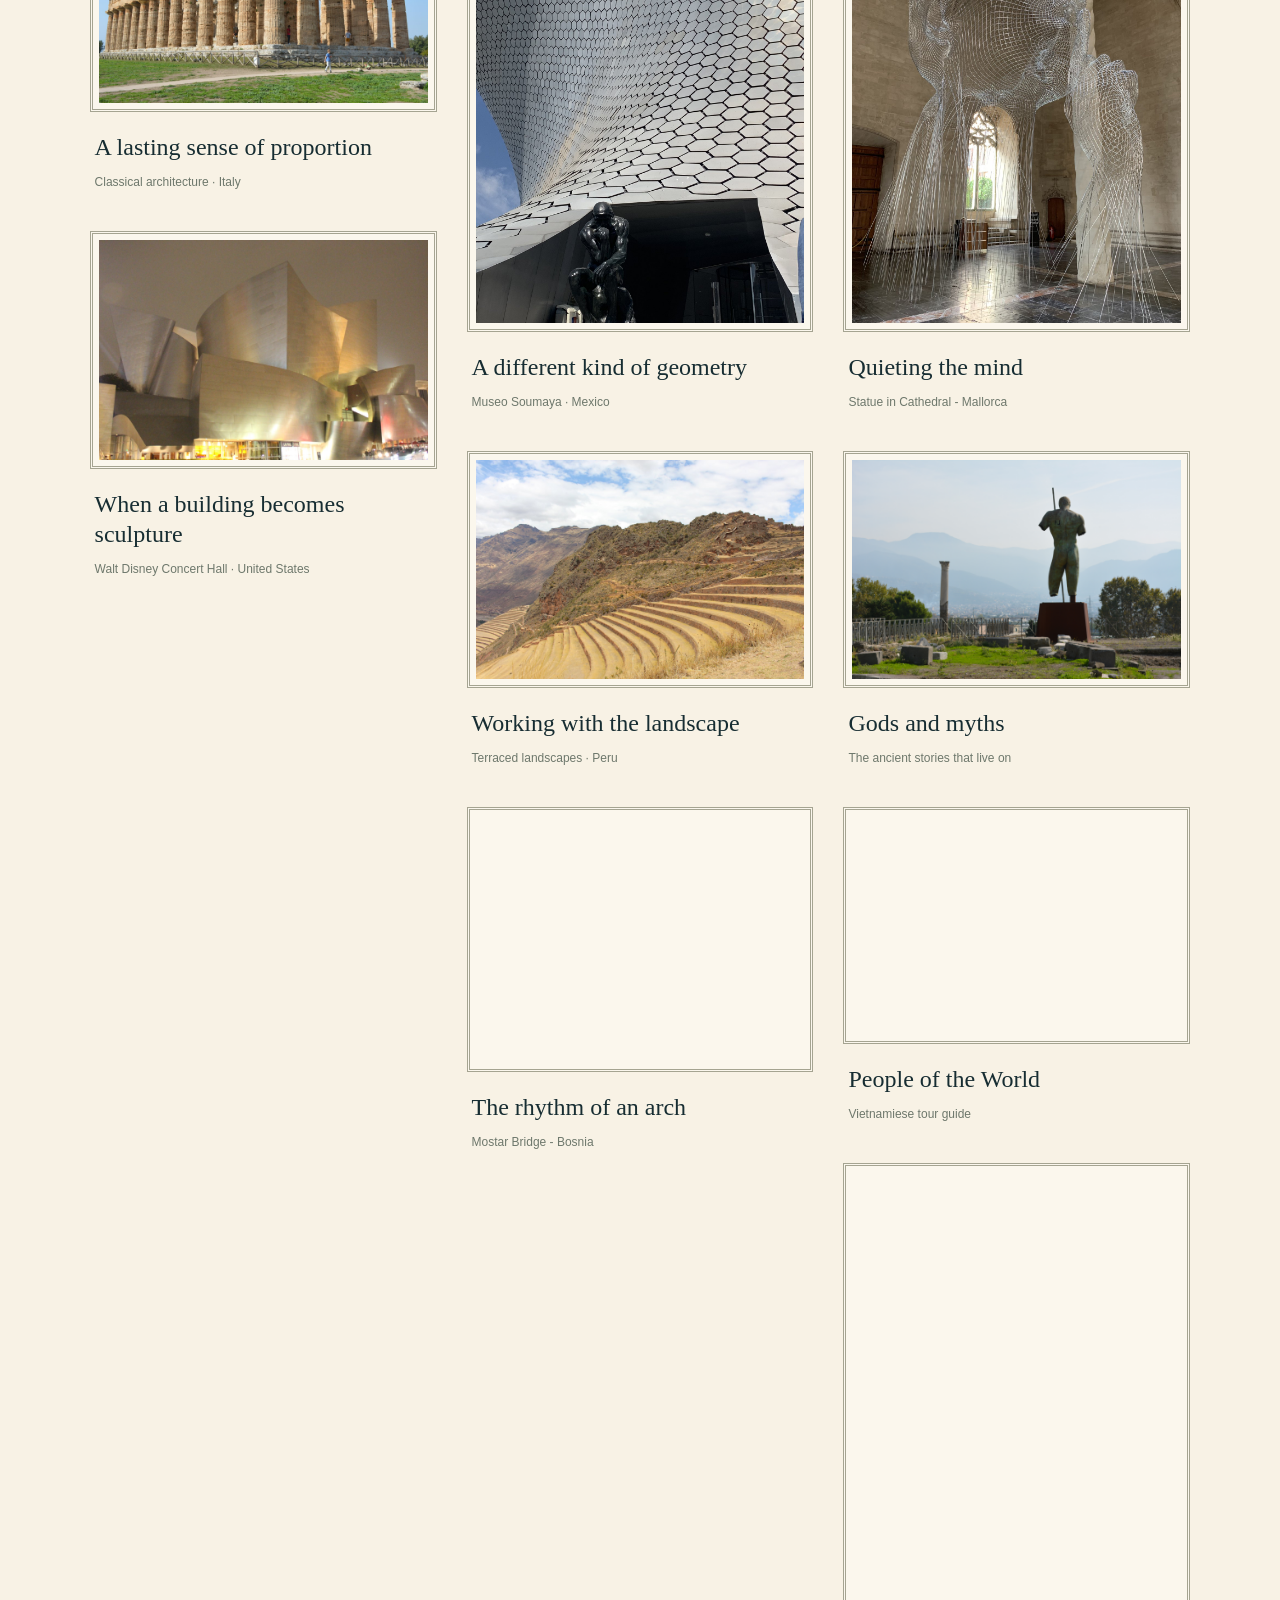
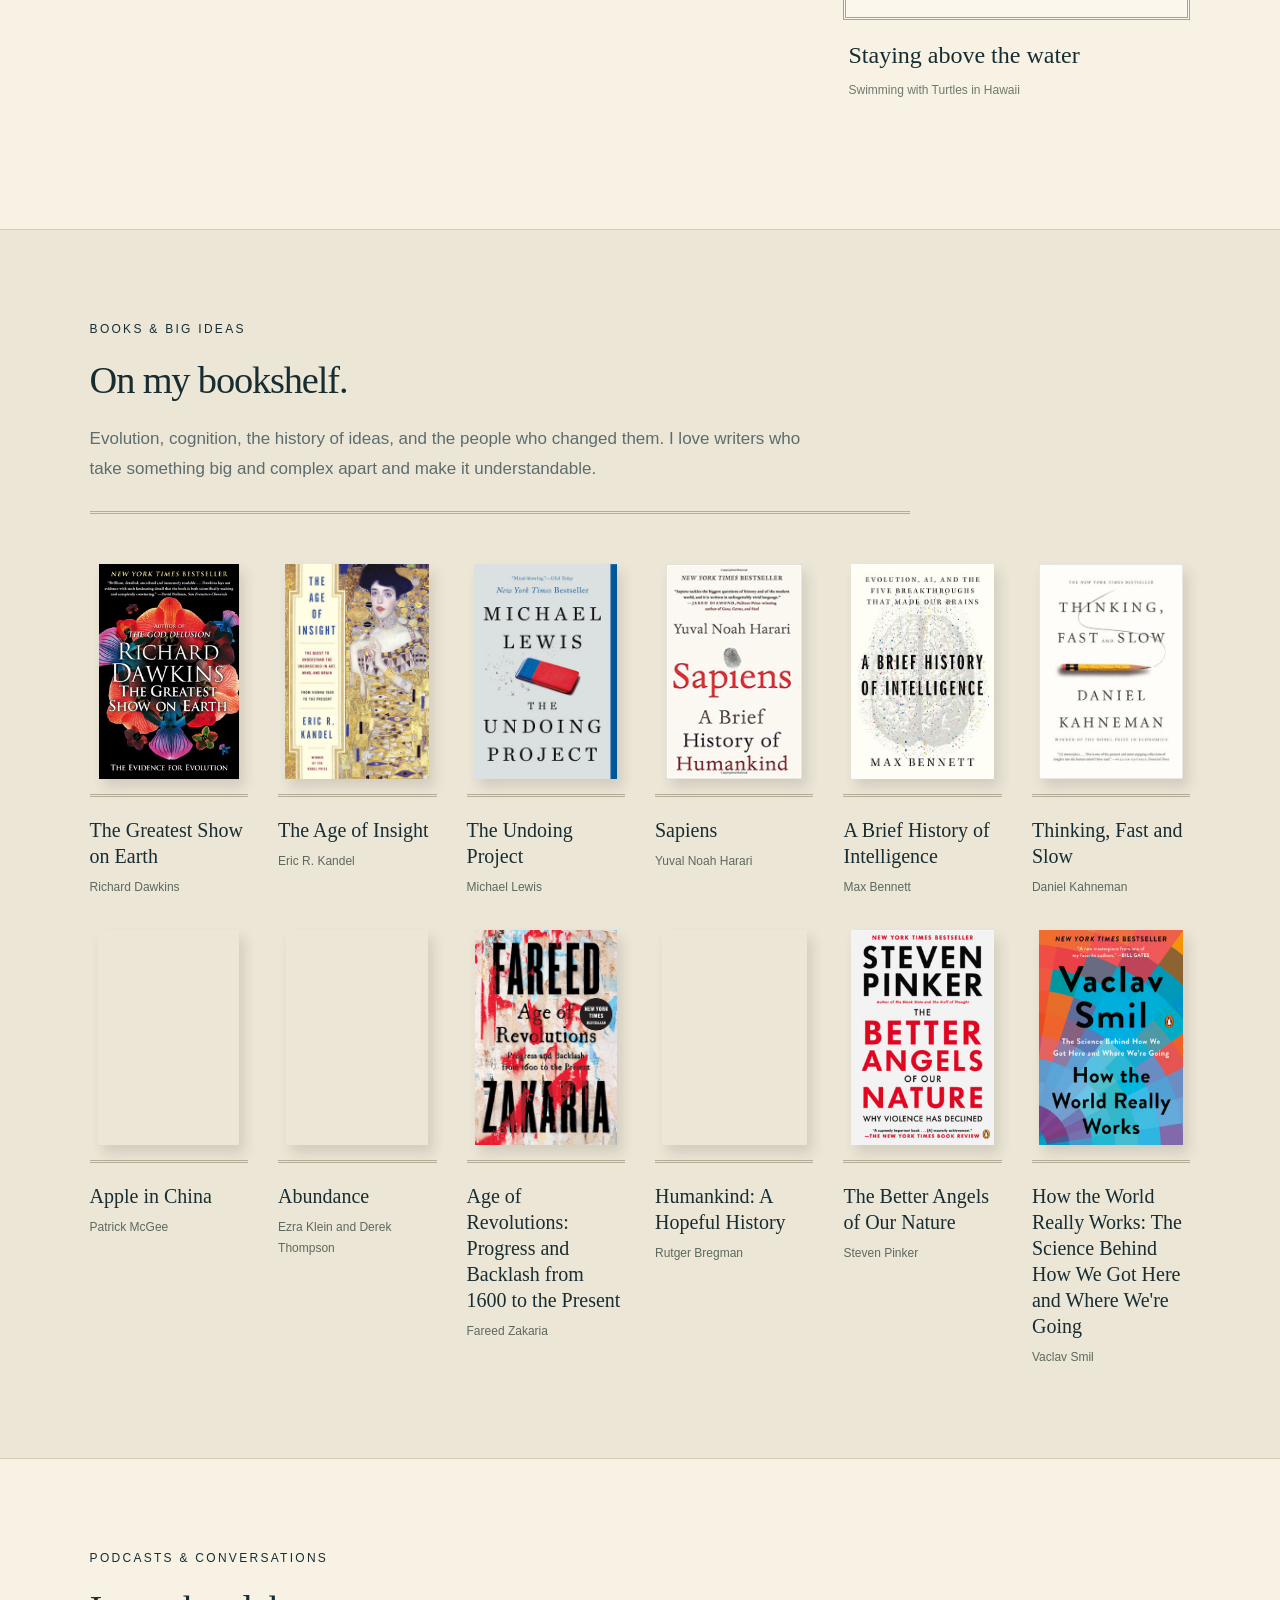
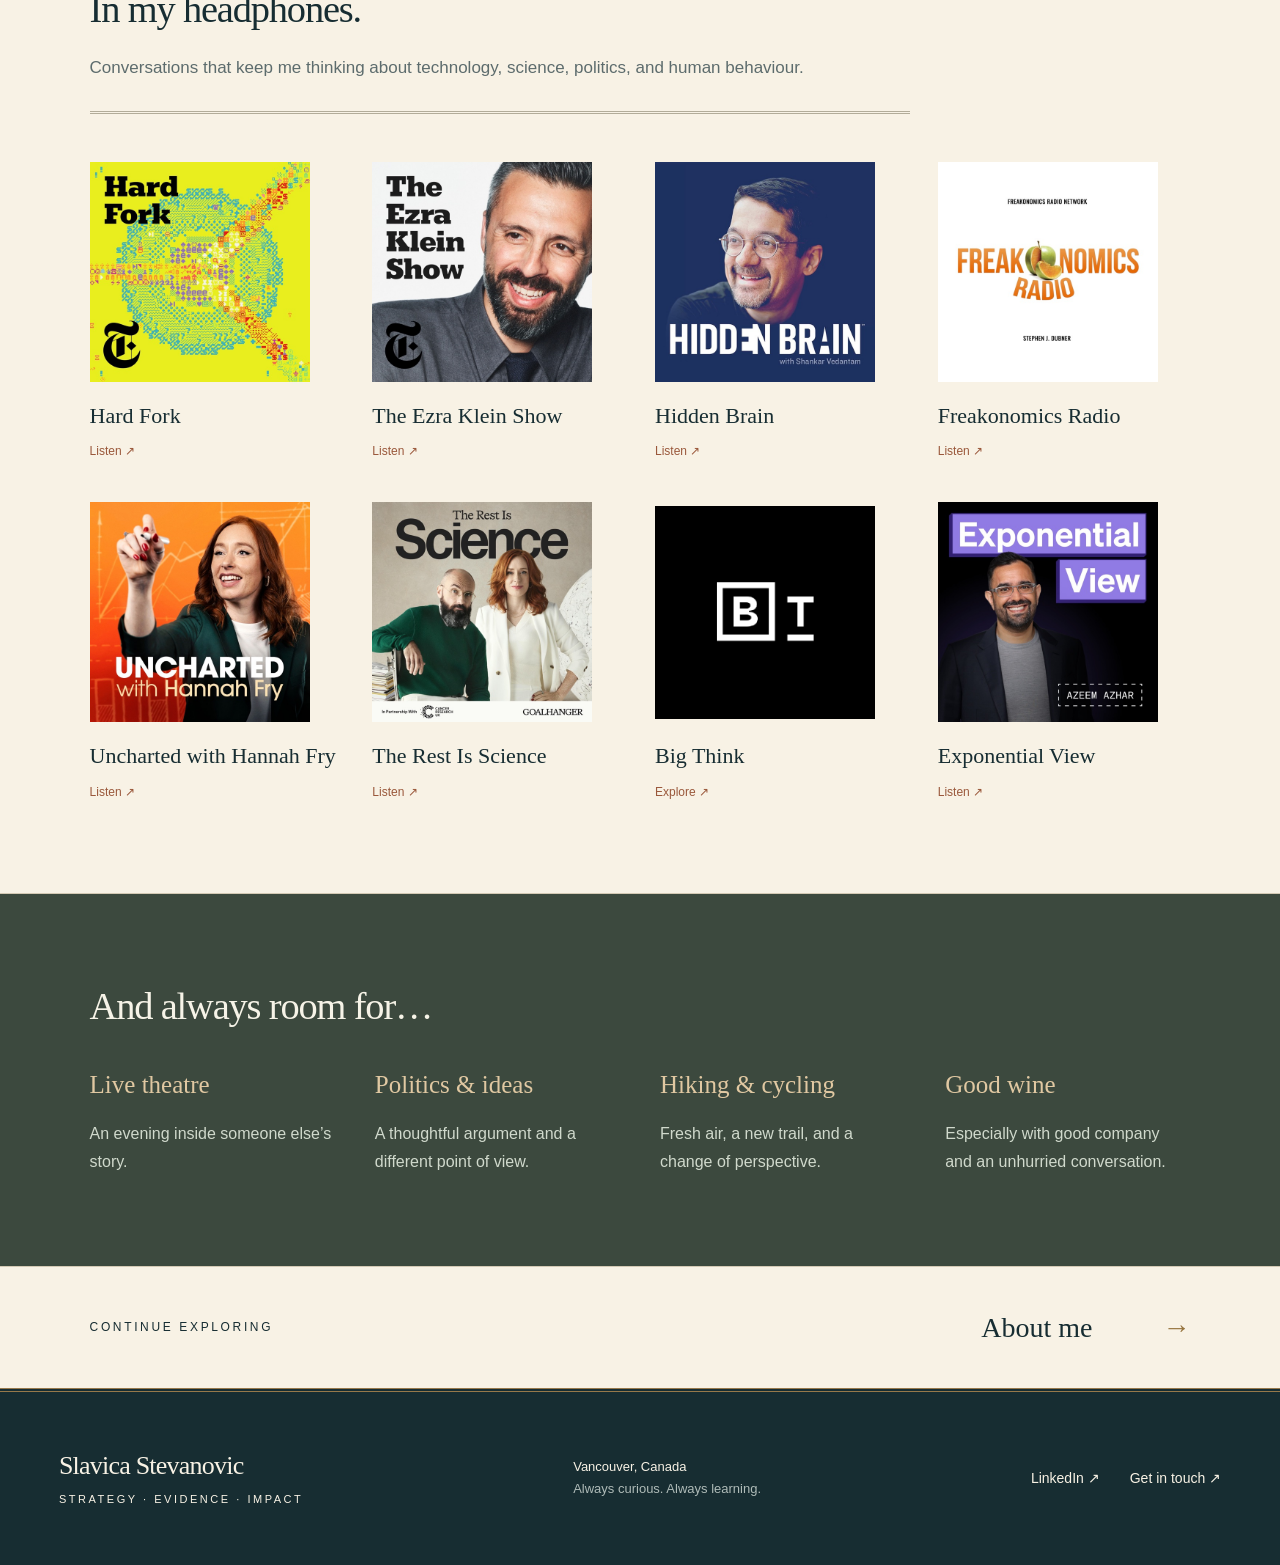
<file: things-i-love/index.html>
<!DOCTYPE html><html lang="en"><head><meta charSet="utf-8"/><meta name="viewport" content="width=device-width, initial-scale=1"/><link rel="stylesheet" href="../assets/site-1.css">
</head><body><a class="skip-link" href="#main">Skip to content</a><header class="site-header"><div class="masthead"><a class="wordmark" href="../">Slavica Stevanovic<span>STRATEGY · EVIDENCE · IMPACT</span></a><span class="masthead-note">A CURIOUS MIND. A PURPOSEFUL LIFE.</span><button class="menu-toggle" aria-expanded="false" aria-controls="main-navigation">Explore +</button><a class="masthead-link" href="mailto:slavi.stevanovic@gmail.com">Let’s connect <span aria-hidden="true">↗</span></a></div><nav id="main-navigation" aria-label="Main navigation" class="navigation"><a href="../"><span class="nav-number">0<!-- -->1</span>About me</a><a href="../academic/"><span class="nav-number">0<!-- -->2</span>Academic journey</a><a href="../professional/"><span class="nav-number">0<!-- -->3</span>Professional journey</a><a href="../ai/"><span class="nav-number">0<!-- -->4</span>AI enthusiast</a><a href="../thought-leadership/" class="writing-nav-link"><span class="nav-number">0<!-- -->5</span>Thought leadership</a><a href="../skills/"><span class="nav-number">0<!-- -->6</span>My skills</a><a href="../things-i-love/" aria-current="page"><span class="nav-number">0<!-- -->7</span>Things I love</a></nav></header><main id="main" class="page-things-i-love"><div class="newspaper-ornament" aria-hidden="true"><span></span><img src="../ornaments/things-i-love.png" alt="" width="390" height="130"/><span></span></div><section class="love-hero"><div><p class="eyebrow">07 / THINGS I LOVE</p><h1><span>A curious mind</span><span><br/>rarely sits still.</span></h1><p class="page-lead">Art, architecture, mountain paths, a good book, a great debate. Outside work, I follow the things that make the world feel bigger.</p><span class="travel-note">THERE IS ALWAYS MORE TO DISCOVER</span></div><figure><img class="" src="../photos/adventure.jpg" alt="Slavica on a zipline in a mountainous landscape" loading="eager" decoding="async"/><figcaption>Taking the interesting route · from my travels</figcaption></figure></section><section class="section adventure-intro"><p class="eyebrow">THE INTERESTING ROUTE</p><div><h2>A little outside my comfort zone.</h2><p>I love the perspective that comes from being somewhere unfamiliar. Hiking, cycling, and a willingness to take the interesting route keep me moving and open to discovery.</p></div></section><section class="section"><div class="section-heading"><p class="eyebrow">ARCHITECTURE &amp; TRAVEL</p><h2>Looking up. Looking closer.</h2><p>Architecture is one of my favourite ways to read a place: what it values, what it remembers, and what it dares to imagine. These are photographs from my own travels.</p></div><div class="travel-gallery-layout"><div class="travel-gallery"><figure data-image="/photos/temple.jpg"><img src="../photos/temple.jpg" alt="Ancient stone temple with repeated classical columns" loading="lazy" decoding="async"/><figcaption><h3>A lasting sense of proportion</h3><p>Classical architecture · Italy</p></figcaption></figure><figure data-image="/photos/concert-hall.jpg"><img src="../photos/concert-hall.jpg" alt="Curving metallic exterior of Walt Disney Concert Hall at night" loading="lazy" decoding="async"/><figcaption><h3>When a building becomes sculpture</h3><p>Walt Disney Concert Hall · United States</p></figcaption></figure><figure data-image="/photos/museum.jpg"><img src="../photos/museum.jpg" alt="Hexagonal tiles covering the curved exterior of Museo Soumaya" loading="lazy" decoding="async"/><figcaption><h3>A different kind of geometry</h3><p>Museo Soumaya · Mexico</p></figcaption></figure><figure data-image="/photos/terraces.jpg"><img src="../photos/terraces.jpg" alt="Curved agricultural terraces carved into a mountain landscape" loading="lazy" decoding="async"/><figcaption><h3>Working with the landscape</h3><p>Terraced landscapes · Peru</p></figcaption></figure><figure data-image="/photos/bridge.jpg"><img src="../photos/bridge.jpg" alt="Historic stone bridge with repeated arches across turquoise water" loading="lazy" decoding="async"/><figcaption><h3>The rhythm of an arch</h3><p>Mostar Bridge - Bosnia</p></figcaption></figure><figure data-image="/photos/vaults.jpg"><img src="../photos/vaults.jpg" alt="Vaulted stone interior with a delicate suspended installation" loading="lazy" decoding="async"/><figcaption><h3>Quieting the mind</h3><p>Statue in Cathedral - Mallorca</p></figcaption></figure><figure data-image="/photos/gods-and-myths.jpg"><img src="../photos/gods-and-myths.jpg" alt="Ancient bronze statue overlooking a mountainous landscape" loading="lazy" decoding="async"/><figcaption><h3>Gods and myths</h3><p>The ancient stories that live on</p></figcaption></figure><figure data-image="/photos/people-of-the-world.jpg"><img src="../photos/people-of-the-world.jpg" alt="A woman in rain" loading="lazy" decoding="async"/><figcaption><h3>People of the World</h3><p>Vietnamiese tour guide</p></figcaption></figure></div><figure class="gallery-inserted-photo"><img src="../photos/staying-above-the-water.jpg" alt="A sea turtle lifting its head above clear water beside a palm-lined beach" loading="lazy" decoding="async"/><figcaption><h3>Staying above the water</h3><p>Swimming with Turtles in Hawaii </p></figcaption></figure></div></section><section class="section bookshelf"><div class="section-heading"><p class="eyebrow">BOOKS &amp; BIG IDEAS</p><h2>On my bookshelf.</h2><p>Evolution, cognition, the history of ideas, and the people who changed them. I love writers who take something big and complex apart and make it understandable.</p></div><div class="book-grid"><a href="https://www.simonandschuster.com/books/The-Greatest-Show-on-Earth/Richard-Dawkins/A-Brief-History-of-the-Natural-World/9781416594796" target="_blank" rel="noreferrer"><div class="book-cover"><img class="" src="../collected/book-greatest-show-on-earth.jpg" alt="Cover of The Greatest Show on Earth" loading="lazy" decoding="async"/></div><h3>The Greatest Show on Earth</h3><p>Richard Dawkins</p></a><a href="https://www.penguinrandomhouse.com/books/89556/the-age-of-insight-by-eric-r-kandel/" target="_blank" rel="noreferrer"><div class="book-cover"><img class="" src="../collected/book-age-of-insight.jpg" alt="Cover of The Age of Insight" loading="lazy" decoding="async"/></div><h3>The Age of Insight</h3><p>Eric R. Kandel</p></a><a href="https://wwnorton.com/books/9780393254594" target="_blank" rel="noreferrer"><div class="book-cover"><img class="" src="../collected/book-undoing-project.jpg" alt="Cover of The Undoing Project" loading="lazy" decoding="async"/></div><h3>The Undoing Project</h3><p>Michael Lewis</p></a><a href="https://openlibrary.org/isbn/9780062316097" target="_blank" rel="noreferrer"><div class="book-cover"><img class="" src="../collected/book-sapiens.jpg" alt="Cover of Sapiens" loading="lazy" decoding="async"/></div><h3>Sapiens</h3><p>Yuval Noah Harari</p></a><a href="https://openlibrary.org/isbn/9780063286344" target="_blank" rel="noreferrer"><div class="book-cover"><img class="" src="../collected/book-brief-history-intelligence.jpg" alt="Cover of A Brief History of Intelligence" loading="lazy" decoding="async"/></div><h3>A Brief History of Intelligence</h3><p>Max Bennett</p></a><a href="https://us.macmillan.com/books/9780374533557/thinkingfastandslow/" target="_blank" rel="noreferrer"><div class="book-cover"><img class="" src="../collected/book-thinking-fast-slow.jpg" alt="Cover of Thinking, Fast and Slow" loading="lazy" decoding="async"/></div><h3>Thinking, Fast and Slow</h3><p>Daniel Kahneman</p></a><a href="https://www.simonandschuster.com/books/Apple-in-China/Patrick-McGee/9781668053386" target="_blank" rel="noreferrer"><div class="book-cover"><img class="" src="../collected/book-apple-in-china.jpg" alt="Cover of Apple in China " loading="lazy" decoding="async"/></div><h3>Apple in China </h3><p>Patrick McGee</p></a><a href="https://www.simonandschuster.com/books/Abundance/Ezra-Klein/9781668023488" target="_blank" rel="noreferrer"><div class="book-cover"><img class="" src="../collected/book-abundance.jpg" alt="Cover of Abundance" loading="lazy" decoding="async"/></div><h3>Abundance</h3><p>Ezra Klein and Derek Thompson</p></a><a href="https://wwnorton.co.uk/books/9780393239232-age-of-revolutions" target="_blank" rel="noreferrer"><div class="book-cover"><img class="" src="../collected/book-age-of-revolutions.jpg" alt="Cover of Age of Revolutions: Progress and Backlash from 1600 to the Present " loading="lazy" decoding="async"/></div><h3>Age of Revolutions: Progress and Backlash from 1600 to the Present </h3><p>Fareed Zakaria</p></a><a href="https://www.hachettebookgroup.com/titles/rutger-bregman/humankind/9780316418522/" target="_blank" rel="noreferrer"><div class="book-cover"><img class="" src="../collected/book-humankind.jpg" alt="Cover of Humankind: A Hopeful History " loading="lazy" decoding="async"/></div><h3>Humankind: A Hopeful History </h3><p>Rutger Bregman</p></a><a href="https://www.penguinrandomhouse.com/books/302858/the-better-angels-of-our-nature-by-steven-pinker/" target="_blank" rel="noreferrer"><div class="book-cover"><img class="" src="../collected/book-better-angels.jpg" alt="Cover of The Better Angels of Our Nature" loading="lazy" decoding="async"/></div><h3>The Better Angels of Our Nature</h3><p>Steven Pinker</p></a><a href="https://penguinrandomhousehighereducation.com/book/?isbn=9780593297087" target="_blank" rel="noreferrer"><div class="book-cover"><img class="" src="../collected/book-how-world-works.jpg" alt="Cover of How the World Really Works: The Science Behind How We Got Here and Where We&#x27;re Going" loading="lazy" decoding="async"/></div><h3>How the World Really Works: The Science Behind How We Got Here and Where We&#x27;re Going</h3><p>Vaclav Smil</p></a></div></section><section class="section"><div class="section-heading"><p class="eyebrow">PODCASTS &amp; CONVERSATIONS</p><h2>In my headphones.</h2><p>Conversations that keep me thinking about technology, science, politics, and human behaviour.</p></div><div class="podcast-grid"><a href="https://podcasts.apple.com/us/podcast/hard-fork/id1528594034?uo=4" target="_blank" rel="noreferrer"><img class="" src="../collected/podcast-hard-fork.jpg" alt="Hard Fork artwork" loading="lazy" decoding="async"/><h3>Hard Fork</h3><span>Listen<!-- --> ↗</span></a><a href="https://podcasts.apple.com/us/podcast/the-ezra-klein-show/id1548604447?uo=4" target="_blank" rel="noreferrer"><img class="" src="../collected/podcast-the-ezra-klein-show.jpg" alt="The Ezra Klein Show artwork" loading="lazy" decoding="async"/><h3>The Ezra Klein Show</h3><span>Listen<!-- --> ↗</span></a><a href="https://podcasts.apple.com/us/podcast/hidden-brain/id1028908750?uo=4" target="_blank" rel="noreferrer"><img class="" src="../collected/podcast-hidden-brain.jpg" alt="Hidden Brain artwork" loading="lazy" decoding="async"/><h3>Hidden Brain</h3><span>Listen<!-- --> ↗</span></a><a href="https://podcasts.apple.com/us/podcast/freakonomics-radio/id354668519?uo=4" target="_blank" rel="noreferrer"><img class="" src="../collected/podcast-freakonomics-radio.jpg" alt="Freakonomics Radio artwork" loading="lazy" decoding="async"/><h3>Freakonomics Radio</h3><span>Listen<!-- --> ↗</span></a><a href="https://podcasts.apple.com/us/podcast/uncharted-with-hannah-fry/id1707808635?uo=4" target="_blank" rel="noreferrer"><img class="" src="../collected/podcast-uncharted-with-hannah-fry.jpg" alt="Uncharted with Hannah Fry artwork" loading="lazy" decoding="async"/><h3>Uncharted with Hannah Fry</h3><span>Listen<!-- --> ↗</span></a><a href="https://podcasts.apple.com/us/podcast/the-rest-is-science/id1853007888?uo=4" target="_blank" rel="noreferrer"><img class="" src="../collected/podcast-the-rest-is-science.jpg" alt="The Rest Is Science artwork" loading="lazy" decoding="async"/><h3>The Rest Is Science</h3><span>Listen<!-- --> ↗</span></a><a href="https://bigthink.com/" target="_blank" rel="noreferrer"><img class="" src="../collected/brand-big-think.png" alt="Big Think artwork" loading="lazy" decoding="async"/><h3>Big Think</h3><span>Explore<!-- --> ↗</span></a><a href="https://podcasts.apple.com/us/podcast/azeem-azhars-exponential-view/id1172218725" target="_blank" rel="noreferrer"><img class="" src="../collected/podcast-exponential-view.jpg" alt="Exponential View artwork" loading="lazy" decoding="async"/><h3>Exponential View</h3><span>Listen<!-- --> ↗</span></a></div></section><section class="section pleasures"><h2>And always room for…</h2><div><article><h3>Live theatre</h3><p>An evening inside someone else’s story.</p></article><article><h3>Politics &amp; ideas</h3><p>A thoughtful argument and a different point of view.</p></article><article><h3>Hiking &amp; cycling</h3><p>Fresh air, a new trail, and a change of perspective.</p></article><article><h3>Good wine</h3><p>Especially with good company and an unhurried conversation.</p></article></div></section><div class="next-page"><span class="eyebrow">CONTINUE EXPLORING</span><a href="../">About me<!-- --> <span aria-hidden="true">→</span></a></div></main><!--$--><!--/$--><footer class="footer"><a class="wordmark" href="../">Slavica Stevanovic<span>STRATEGY · EVIDENCE · IMPACT</span></a><p>Vancouver, Canada<br/><span>Always curious. Always learning.</span></p><div><a href="https://www.linkedin.com/in/slavica-stevanovic-21113720">LinkedIn ↗</a><a href="mailto:slavi.stevanovic@gmail.com">Get in touch ↗</a></div></footer><div hidden=""><!--$?--><template id="B:0"></template><!--/$--></div><div hidden id="S:0"><div hidden=""><title>Things I love | Slavica Stevanovic</title><meta name="description" content="Government advisor, company builder, and AI enthusiast. Explore Slavica Stevanovic’s work, ideas, and journey from Serbia to Canada."><meta name="robots" content="index, follow"><link data-vinext-streamed-icon="/things-i-love:ocgeze:0" rel="icon" href="../favicon.svg"></div></div><script defer src="../assets/site.js"></script></body></html>
</file>
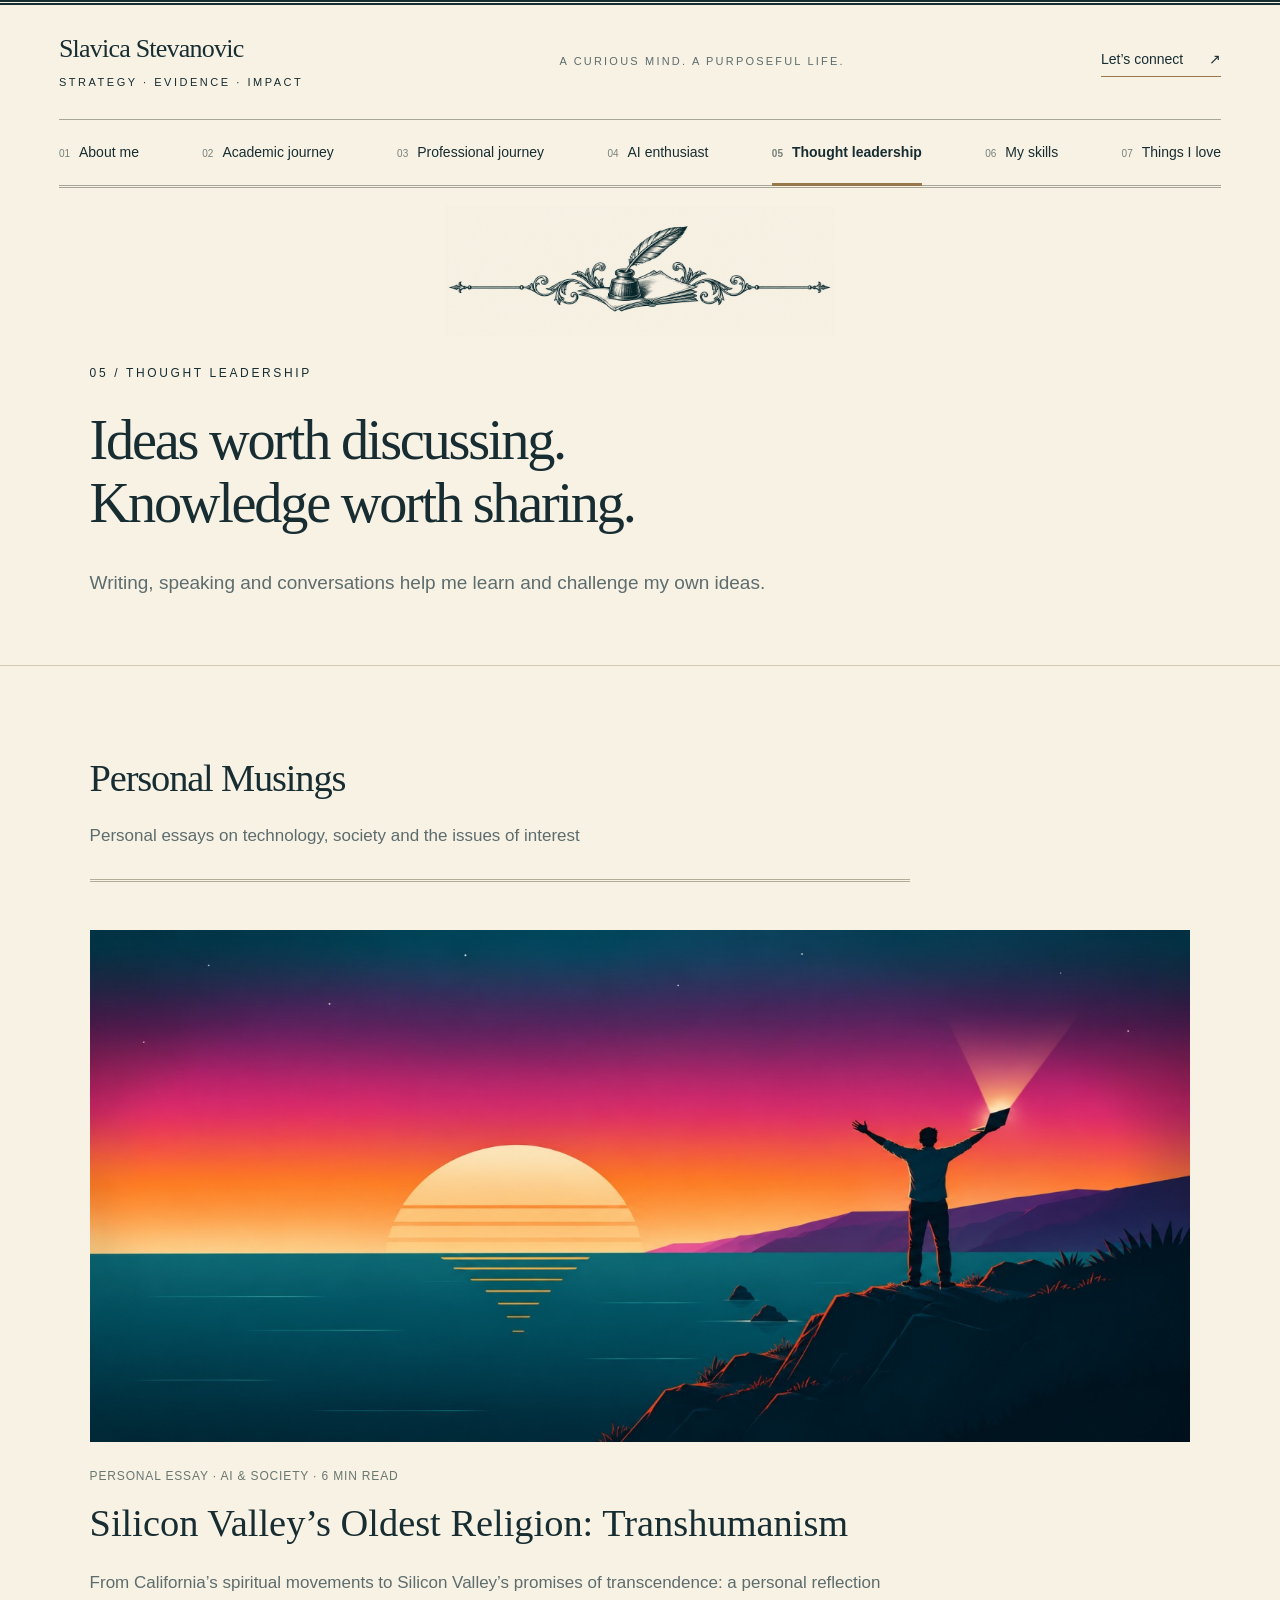
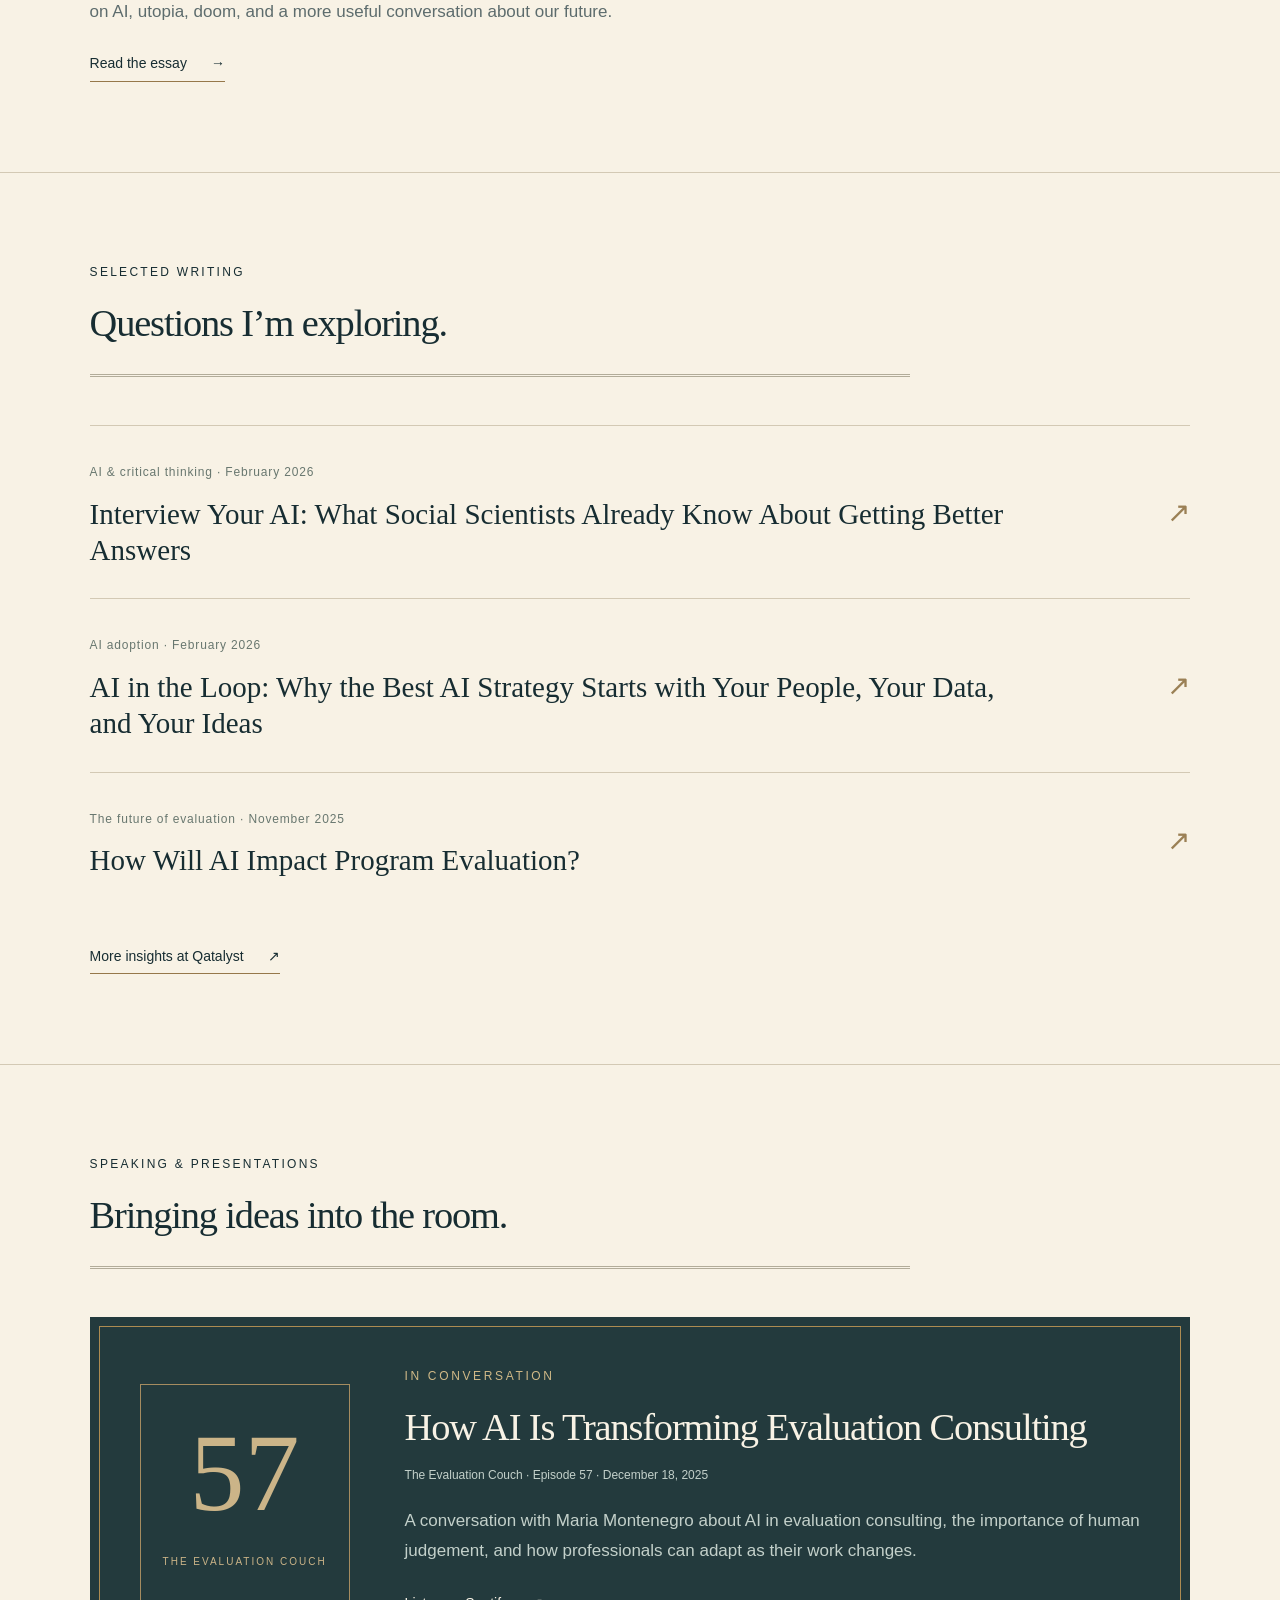
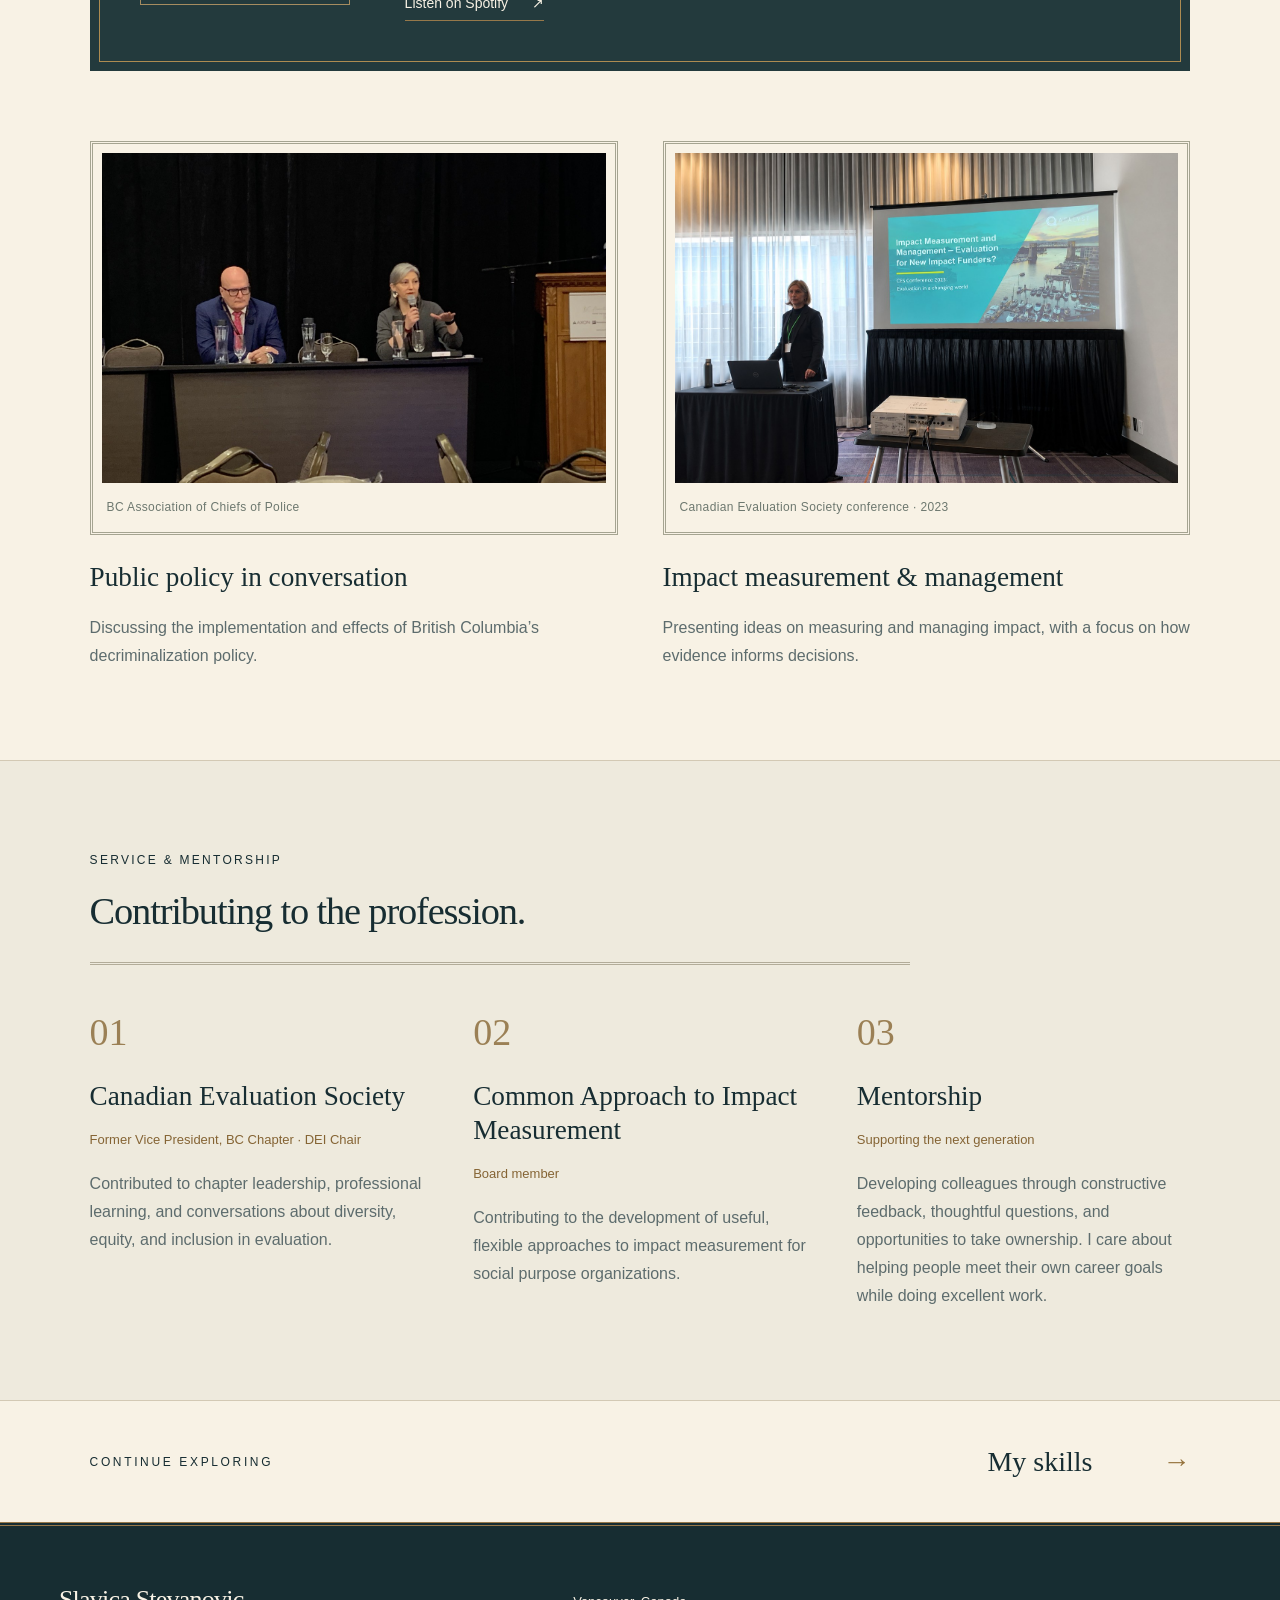
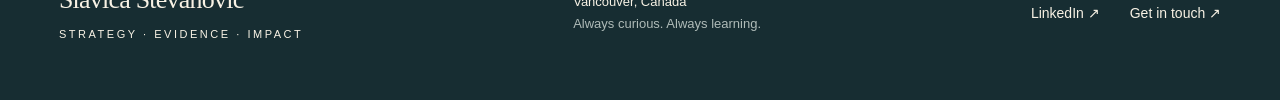
<file: thought-leadership/index.html>
<!DOCTYPE html><html lang="en"><head><meta charSet="utf-8"/><meta name="viewport" content="width=device-width, initial-scale=1"/><link rel="stylesheet" href="../assets/site-1.css">
</head><body><a class="skip-link" href="#main">Skip to content</a><header class="site-header"><div class="masthead"><a class="wordmark" href="../">Slavica Stevanovic<span>STRATEGY · EVIDENCE · IMPACT</span></a><span class="masthead-note">A CURIOUS MIND. A PURPOSEFUL LIFE.</span><button class="menu-toggle" aria-expanded="false" aria-controls="main-navigation">Explore +</button><a class="masthead-link" href="mailto:slavi.stevanovic@gmail.com">Let’s connect <span aria-hidden="true">↗</span></a></div><nav id="main-navigation" aria-label="Main navigation" class="navigation"><a href="../"><span class="nav-number">0<!-- -->1</span>About me</a><a href="../academic/"><span class="nav-number">0<!-- -->2</span>Academic journey</a><a href="../professional/"><span class="nav-number">0<!-- -->3</span>Professional journey</a><a href="../ai/"><span class="nav-number">0<!-- -->4</span>AI enthusiast</a><a href="../thought-leadership/" aria-current="page" class="writing-nav-link"><span class="nav-number">0<!-- -->5</span>Thought leadership</a><a href="../skills/"><span class="nav-number">0<!-- -->6</span>My skills</a><a href="../things-i-love/"><span class="nav-number">0<!-- -->7</span>Things I love</a></nav></header><main id="main" class="page-thought-leadership"><div class="newspaper-ornament" aria-hidden="true"><span></span><img src="../ornaments/thought-leadership.png" alt="" width="390" height="130"/><span></span></div><section class="page-intro"><p class="eyebrow">05<!-- --> / <!-- -->THOUGHT LEADERSHIP</p><h1><span>Ideas worth discussing.</span><span><br/>Knowledge worth sharing.</span></h1><p class="page-lead">Writing, speaking and conversations help me learn and challenge my own ideas.</p></section><section id="personal-musings" class="section personal-musings"><div class="section-heading"><h2>Personal Musings</h2><p>Personal essays on technology, society and the issues of interest</p></div><article class="personal-post"><a href="../thought-leadership/silicon-valleys-oldest-religion/" aria-label="Read Silicon Valley’s Oldest Religion: Transhumanism"><img class="blog-cover" src="../blog/silicon-valleys-oldest-religion.jpeg" alt="A person holding a laptop above a California coastline at sunset" loading="lazy" decoding="async"/></a><p class="article-category blog-meta">PERSONAL ESSAY · <!-- -->AI &amp; SOCIETY<!-- --> · <!-- -->6<!-- --> MIN READ</p><h3 class="blog-title"><a href="../thought-leadership/silicon-valleys-oldest-religion/">Silicon Valley’s Oldest Religion: Transhumanism</a></h3><p class="blog-excerpt">From California’s spiritual movements to Silicon Valley’s promises of transcendence: a personal reflection on AI, utopia, doom, and a more useful conversation about our future.</p><a class="text-link" href="../thought-leadership/silicon-valleys-oldest-religion/">Read the essay <span aria-hidden="true">→</span></a></article></section><section class="section"><div class="section-heading"><p class="eyebrow">SELECTED WRITING</p><h2>Questions I’m exploring.</h2></div><div class="articles"><a class="article-link" href="https://qatalyst.ca/blog/post/interview-your-ai" target="_blank" rel="noreferrer"><div><span class="article-category">AI &amp; critical thinking<!-- --> · <!-- -->February 2026</span><h3>Interview Your AI: What Social Scientists Already Know About Getting Better Answers</h3></div><span aria-hidden="true">↗</span></a><a class="article-link" href="https://qatalyst.ca/blog/post/ai-in-the-loop" target="_blank" rel="noreferrer"><div><span class="article-category">AI adoption<!-- --> · <!-- -->February 2026</span><h3>AI in the Loop: Why the Best AI Strategy Starts with Your People, Your Data, and Your Ideas</h3></div><span aria-hidden="true">↗</span></a><a class="article-link" href="https://qatalyst.ca/blog/post/ai-impact-on-evaluation" target="_blank" rel="noreferrer"><div><span class="article-category">The future of evaluation<!-- --> · <!-- -->November 2025</span><h3>How Will AI Impact Program Evaluation?</h3></div><span aria-hidden="true">↗</span></a></div><a href="https://qatalyst.ca/blog/" class="text-link" target="_blank" rel="noreferrer">More insights at Qatalyst<span aria-hidden="true">↗</span></a></section><section class="section"><div class="section-heading"><p class="eyebrow">SPEAKING &amp; PRESENTATIONS</p><h2>Bringing ideas into the room.</h2></div><section class="podcast-feature speaking-podcast"><div class="podcast-symbol" aria-hidden="true">57<span>THE EVALUATION COUCH</span></div><div><p class="eyebrow">IN CONVERSATION</p><h2>How AI Is Transforming Evaluation Consulting</h2><p class="podcast-meta">The Evaluation Couch · Episode 57 · December 18, 2025</p><p>A conversation with Maria Montenegro about AI in evaluation consulting, the importance of human judgement, and how professionals can adapt as their work changes.</p><a href="https://open.spotify.com/episode/3I1cIkm0B8TsQ6jZVsPPZl" class="text-link" target="_blank" rel="noreferrer">Listen on Spotify<span aria-hidden="true">↗</span></a></div></section><div class="presentations"><article><figure><img class="" src="../photos/police-panel.jpg" alt="Slavica speaking on a panel at the BC Association of Chiefs of Police" loading="lazy" decoding="async"/><figcaption>BC Association of Chiefs of Police</figcaption></figure><h3>Public policy in conversation</h3><p>Discussing the implementation and effects of British Columbia’s decriminalization policy.</p></article><article><figure><img class="" src="../photos/impact-presentation.jpg" alt="Slavica presenting impact measurement and management at a conference" loading="lazy" decoding="async"/><figcaption>Canadian Evaluation Society conference · 2023</figcaption></figure><h3>Impact measurement &amp; management</h3><p>Presenting ideas on measuring and managing impact, with a focus on how evidence informs decisions.</p></article></div></section><section class="section community-section"><div class="section-heading"><p class="eyebrow">SERVICE &amp; MENTORSHIP</p><h2>Contributing to the profession.</h2></div><div class="contributions"><article><span class="outline-number">0<!-- -->1</span><h3>Canadian Evaluation Society</h3><p class="contribution-role">Former Vice President, BC Chapter · DEI Chair</p><p>Contributed to chapter leadership, professional learning, and conversations about diversity, equity, and inclusion in evaluation.</p></article><article><span class="outline-number">0<!-- -->2</span><h3>Common Approach to Impact Measurement</h3><p class="contribution-role">Board member</p><p>Contributing to the development of useful, flexible approaches to impact measurement for social purpose organizations.</p></article><article><span class="outline-number">0<!-- -->3</span><h3>Mentorship</h3><p class="contribution-role">Supporting the next generation</p><p>Developing colleagues through constructive feedback, thoughtful questions, and opportunities to take ownership. I care about helping people meet their own career goals while doing excellent work.</p></article></div></section><div class="next-page"><span class="eyebrow">CONTINUE EXPLORING</span><a href="../skills/">My skills<!-- --> <span aria-hidden="true">→</span></a></div></main><!--$--><!--/$--><footer class="footer"><a class="wordmark" href="../">Slavica Stevanovic<span>STRATEGY · EVIDENCE · IMPACT</span></a><p>Vancouver, Canada<br/><span>Always curious. Always learning.</span></p><div><a href="https://www.linkedin.com/in/slavica-stevanovic-21113720">LinkedIn ↗</a><a href="mailto:slavi.stevanovic@gmail.com">Get in touch ↗</a></div></footer><div hidden=""><!--$--><div hidden=""><title>Thought leadership | Slavica Stevanovic</title><meta name="description" content="Government advisor, company builder, and AI enthusiast. Explore Slavica Stevanovic’s work, ideas, and journey from Serbia to Canada."><meta name="robots" content="index, follow"><link data-vinext-streamed-icon="/thought-leadership:1b1zq5m:0" rel="icon" href="../favicon.svg"></div><!--/$--></div><script defer src="../assets/site.js"></script></body></html>
</file>
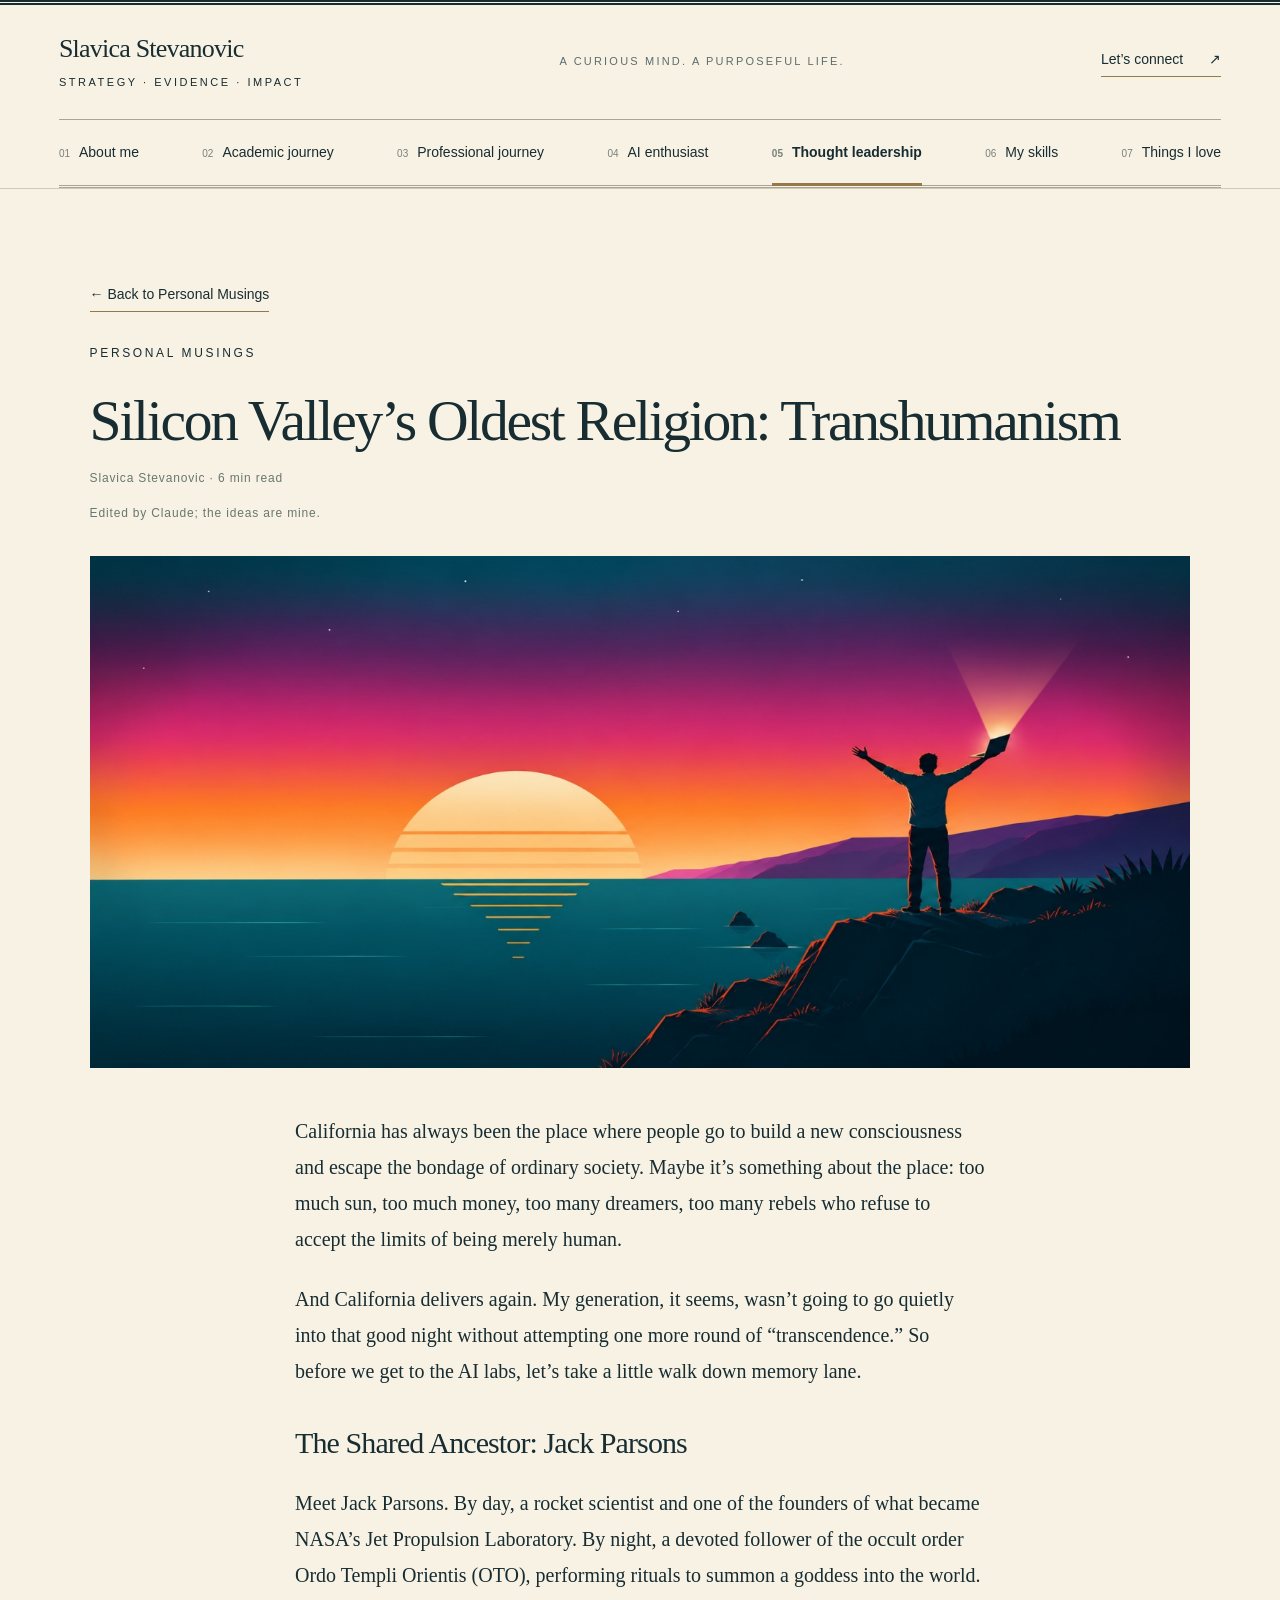
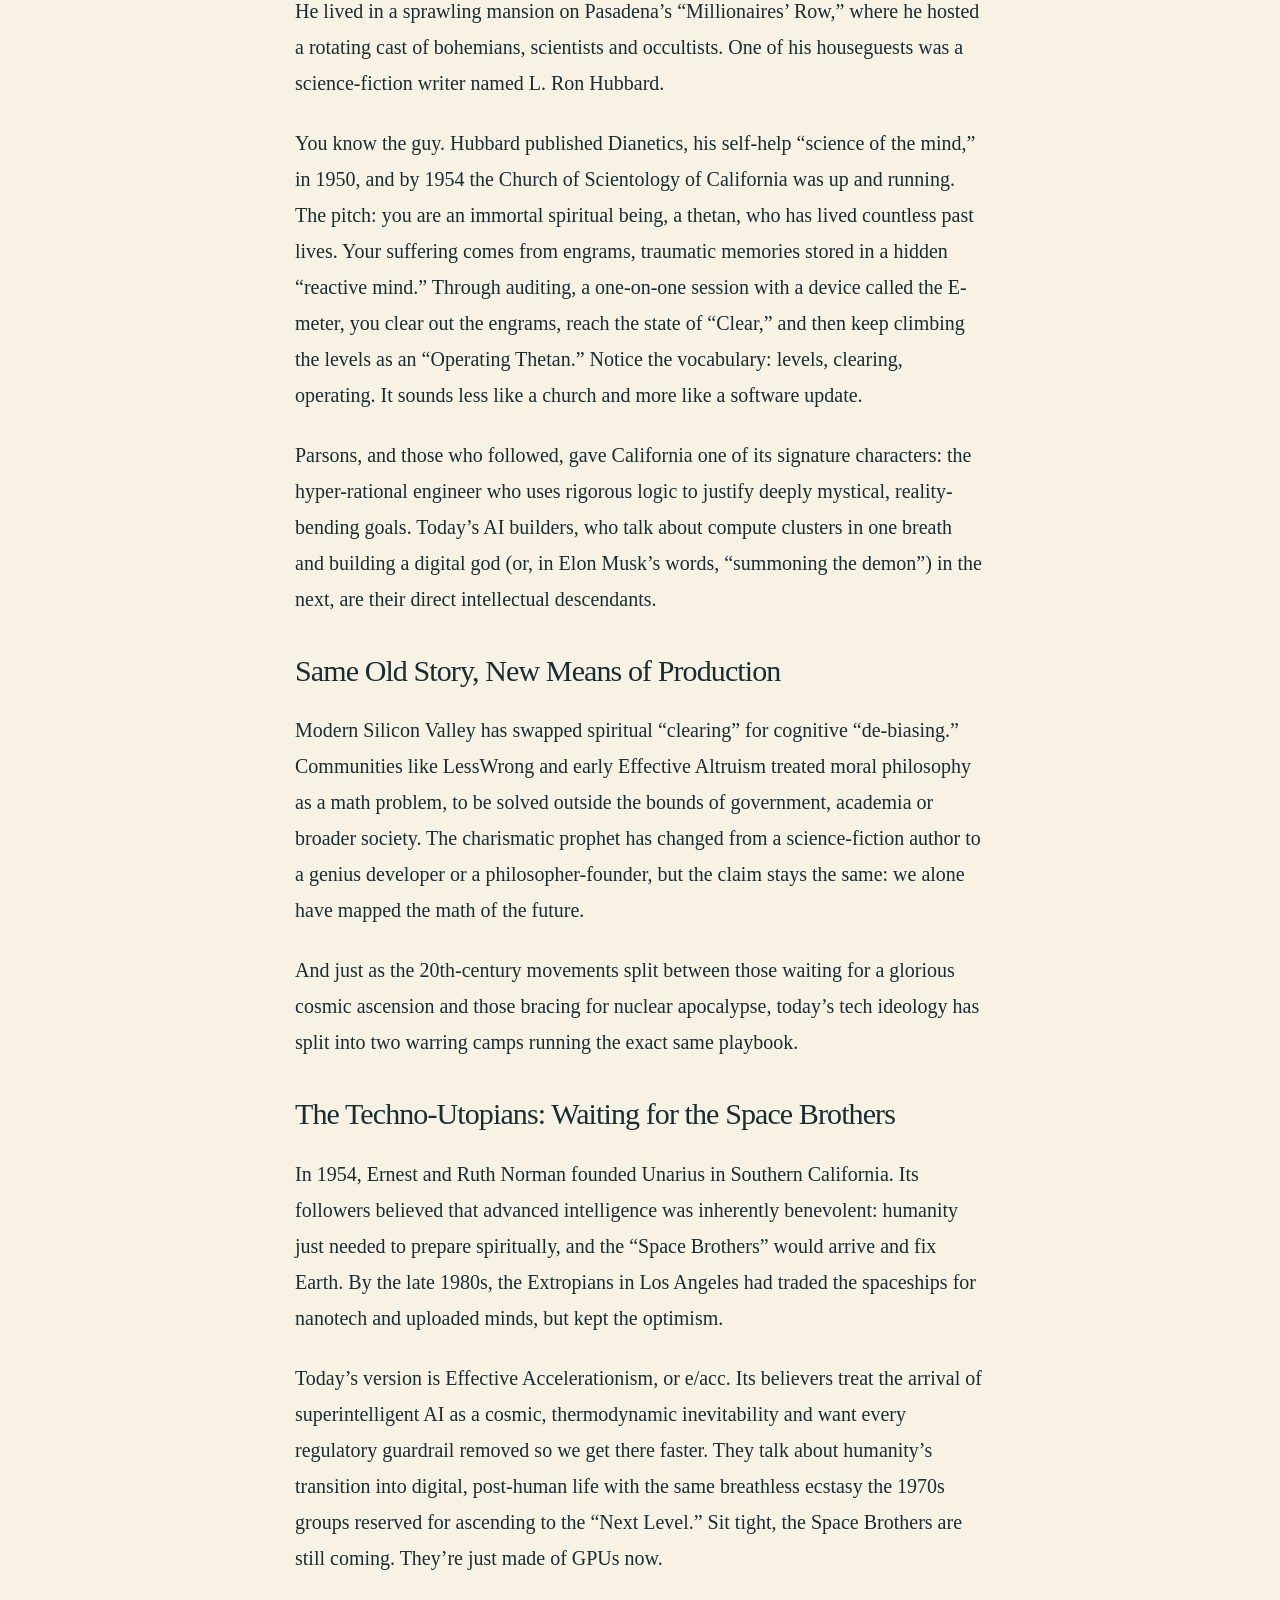
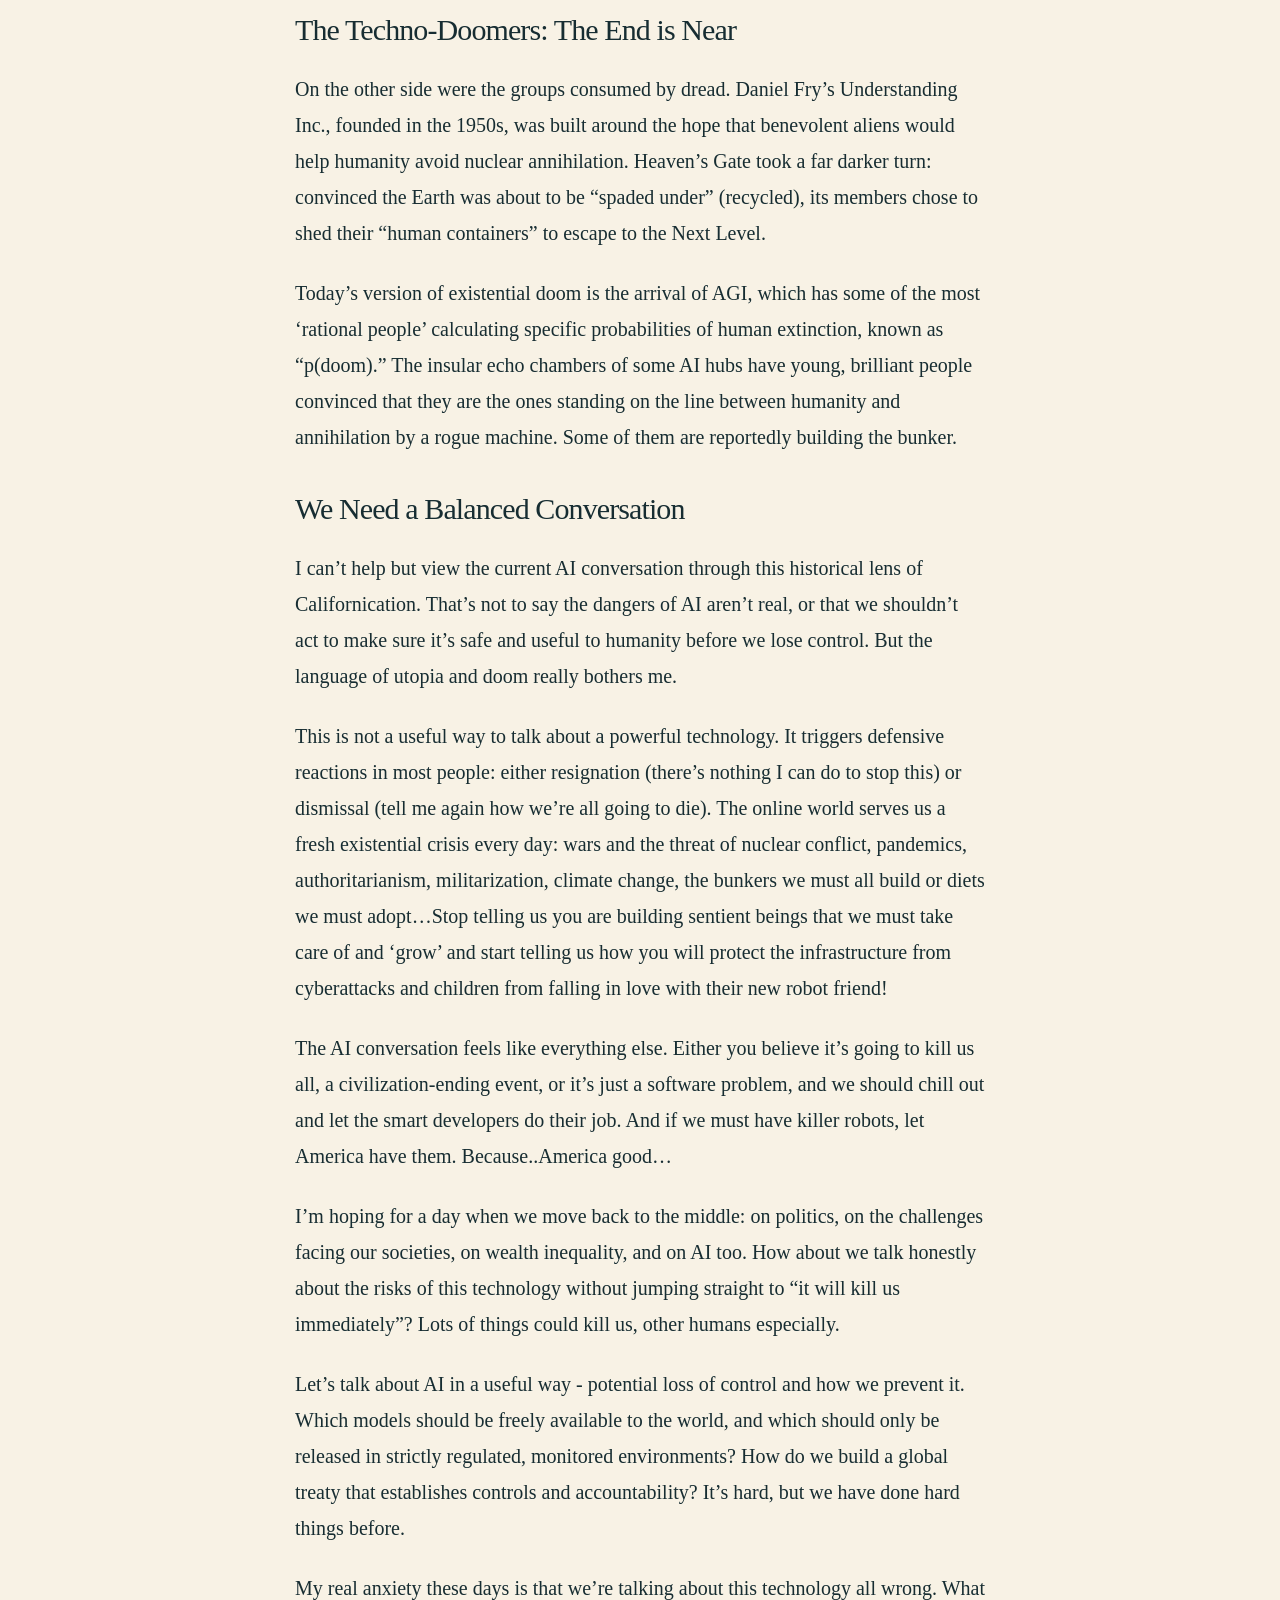
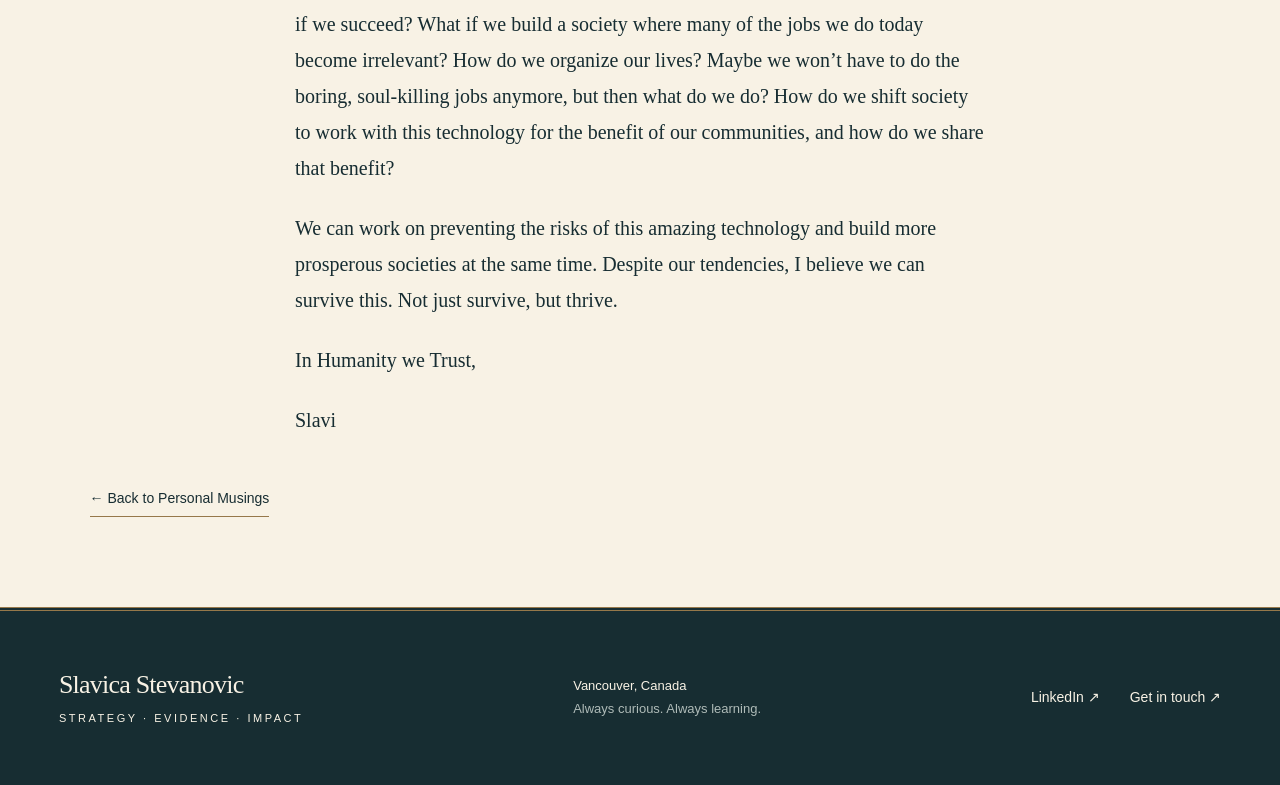
<file: thought-leadership/silicon-valleys-oldest-religion/index.html>
<!DOCTYPE html><html lang="en"><head><meta charSet="utf-8"/><meta name="viewport" content="width=device-width, initial-scale=1"/><link rel="preload" href="../../blog/silicon-valleys-oldest-religion.jpeg" as="image"/><link rel="stylesheet" href="../../assets/site-1.css">
</head><body><a class="skip-link" href="#main">Skip to content</a><header class="site-header"><div class="masthead"><a class="wordmark" href="../../">Slavica Stevanovic<span>STRATEGY · EVIDENCE · IMPACT</span></a><span class="masthead-note">A CURIOUS MIND. A PURPOSEFUL LIFE.</span><button class="menu-toggle" aria-expanded="false" aria-controls="main-navigation">Explore +</button><a class="masthead-link" href="mailto:slavi.stevanovic@gmail.com">Let’s connect <span aria-hidden="true">↗</span></a></div><nav id="main-navigation" aria-label="Main navigation" class="navigation"><a href="../../"><span class="nav-number">0<!-- -->1</span>About me</a><a href="../../academic/"><span class="nav-number">0<!-- -->2</span>Academic journey</a><a href="../../professional/"><span class="nav-number">0<!-- -->3</span>Professional journey</a><a href="../../ai/"><span class="nav-number">0<!-- -->4</span>AI enthusiast</a><a href="../../thought-leadership/" aria-current="page" class="writing-nav-link"><span class="nav-number">0<!-- -->5</span>Thought leadership</a><a href="../../skills/"><span class="nav-number">0<!-- -->6</span>My skills</a><a href="../../things-i-love/"><span class="nav-number">0<!-- -->7</span>Things I love</a></nav></header><main id="main" class="personal-essay"><article class="section"><a class="text-link" href="../../thought-leadership/#personal-musings">← Back to Personal Musings</a><header class="essay-header"><p class="eyebrow">PERSONAL MUSINGS</p><h1>Silicon Valley’s Oldest Religion: Transhumanism</h1><p class="article-category">Slavica Stevanovic<!-- --> · <!-- -->6<!-- --> min read</p><p class="article-category">Edited by Claude; the ideas are mine.</p></header><img class="blog-cover" src="../../blog/silicon-valleys-oldest-religion.jpeg" alt="A person holding a laptop above a California coastline at sunset"/><div class="essay-prose"><p>California has always been the place where people go to build a new consciousness and escape the bondage of ordinary society. Maybe it’s something about the place: too much sun, too much money, too many dreamers, too many rebels who refuse to accept the limits of being merely human.</p><p>And California delivers again. My generation, it seems, wasn’t going to go quietly into that good night without attempting one more round of “transcendence.” So before we get to the AI labs, let’s take a little walk down memory lane.</p><h2>The Shared Ancestor: Jack Parsons</h2><p>Meet Jack Parsons. By day, a rocket scientist and one of the founders of what became NASA’s Jet Propulsion Laboratory. By night, a devoted follower of the occult order Ordo Templi Orientis (OTO), performing rituals to summon a goddess into the world. He lived in a sprawling mansion on Pasadena’s “Millionaires’ Row,” where he hosted a rotating cast of bohemians, scientists and occultists. One of his houseguests was a science-fiction writer named L. Ron Hubbard.</p><p>You know the guy. Hubbard published Dianetics, his self-help “science of the mind,” in 1950, and by 1954 the Church of Scientology of California was up and running. The pitch: you are an immortal spiritual being, a thetan, who has lived countless past lives. Your suffering comes from engrams, traumatic memories stored in a hidden “reactive mind.” Through auditing, a one-on-one session with a device called the E-meter, you clear out the engrams, reach the state of “Clear,” and then keep climbing the levels as an “Operating Thetan.” Notice the vocabulary: levels, clearing, operating. It sounds less like a church and more like a software update.</p><p>Parsons, and those who followed, gave California one of its signature characters: the hyper-rational engineer who uses rigorous logic to justify deeply mystical, reality-bending goals. Today’s AI builders, who talk about compute clusters in one breath and building a digital god (or, in Elon Musk’s words, “summoning the demon”) in the next, are their direct intellectual descendants.</p><h2>Same Old Story, New Means of Production</h2><p>Modern Silicon Valley has swapped spiritual “clearing” for cognitive “de-biasing.” Communities like LessWrong and early Effective Altruism treated moral philosophy as a math problem, to be solved outside the bounds of government, academia or broader society. The charismatic prophet has changed from a science-fiction author to a genius developer or a philosopher-founder, but the claim stays the same: we alone have mapped the math of the future.</p><p>And just as the 20th-century movements split between those waiting for a glorious cosmic ascension and those bracing for nuclear apocalypse, today’s tech ideology has split into two warring camps running the exact same playbook.</p><h2>The Techno-Utopians: Waiting for the Space Brothers</h2><p>In 1954, Ernest and Ruth Norman founded Unarius in Southern California. Its followers believed that advanced intelligence was inherently benevolent: humanity just needed to prepare spiritually, and the “Space Brothers” would arrive and fix Earth. By the late 1980s, the Extropians in Los Angeles had traded the spaceships for nanotech and uploaded minds, but kept the optimism.</p><p>Today’s version is Effective Accelerationism, or e/acc. Its believers treat the arrival of superintelligent AI as a cosmic, thermodynamic inevitability and want every regulatory guardrail removed so we get there faster. They talk about humanity’s transition into digital, post-human life with the same breathless ecstasy the 1970s groups reserved for ascending to the “Next Level.” Sit tight, the Space Brothers are still coming. They’re just made of GPUs now.</p><h2>The Techno-Doomers: The End is Near</h2><p>On the other side were the groups consumed by dread. Daniel Fry’s Understanding Inc., founded in the 1950s, was built around the hope that benevolent aliens would help humanity avoid nuclear annihilation. Heaven’s Gate took a far darker turn: convinced the Earth was about to be “spaded under” (recycled), its members chose to shed their “human containers” to escape to the Next Level.</p><p>Today’s version of existential doom is the arrival of AGI, which has some of the most ‘rational people’ calculating specific probabilities of human extinction, known as “p(doom).” The insular echo chambers of some AI hubs have young, brilliant people convinced that they are the ones standing on the line between humanity and annihilation by a rogue machine. Some of them are reportedly building the bunker.</p><h2>We Need a Balanced Conversation</h2><p>I can’t help but view the current AI conversation through this historical lens of Californication. That’s not to say the dangers of AI aren’t real, or that we shouldn’t act to make sure it’s safe and useful to humanity before we lose control. But the language of utopia and doom really bothers me.</p><p>This is not a useful way to talk about a powerful technology. It triggers defensive reactions in most people: either resignation (there’s nothing I can do to stop this) or dismissal (tell me again how we’re all going to die). The online world serves us a fresh existential crisis every day: wars and the threat of nuclear conflict, pandemics, authoritarianism, militarization, climate change, the bunkers we must all build or diets we must adopt…Stop telling us you are building sentient beings that we must take care of and ‘grow’ and start telling us how you will protect the infrastructure from cyberattacks and children from falling in love with their new robot friend! </p><p>The AI conversation feels like everything else. Either you believe it’s going to kill us all, a civilization-ending event, or it’s just a software problem, and we should chill out and let the smart developers do their job. And if we must have killer robots, let America have them. Because..America good…</p><p>I’m hoping for a day when we move back to the middle: on politics, on the challenges facing our societies, on wealth inequality, and on AI too. How about we talk honestly about the risks of this technology without jumping straight to “it will kill us immediately”? Lots of things could kill us, other humans especially.</p><p>Let’s talk about AI in a useful way - potential loss of control and how we prevent it. Which models should be freely available to the world, and which should only be released in strictly regulated, monitored environments? How do we build a global treaty that establishes controls and accountability? It’s hard, but we have done hard things before.</p><p>My real anxiety these days is that we’re talking about this technology all wrong. What if we succeed? What if we build a society where many of the jobs we do today become irrelevant? How do we organize our lives? Maybe we won’t have to do the boring, soul-killing jobs anymore, but then what do we do? How do we shift society to work with this technology for the benefit of our communities, and how do we share that benefit?</p><p>We can work on preventing the risks of this amazing technology and build more prosperous societies at the same time. Despite our tendencies, I believe we can survive this. Not just survive, but thrive.</p><p>In Humanity we Trust,</p><p>Slavi</p></div><a class="text-link" href="../../thought-leadership/#personal-musings">← Back to Personal Musings</a></article></main><!--$--><!--/$--><footer class="footer"><a class="wordmark" href="../../">Slavica Stevanovic<span>STRATEGY · EVIDENCE · IMPACT</span></a><p>Vancouver, Canada<br/><span>Always curious. Always learning.</span></p><div><a href="https://www.linkedin.com/in/slavica-stevanovic-21113720">LinkedIn ↗</a><a href="mailto:slavi.stevanovic@gmail.com">Get in touch ↗</a></div></footer><div hidden=""><!--$--><div hidden=""><title>Silicon Valley’s Oldest Religion: Transhumanism | Slavica Stevanovic</title><meta name="description" content="From California’s spiritual movements to Silicon Valley’s promises of transcendence: a personal reflection on AI, utopia, doom, and a more useful conversation about our future."><meta name="robots" content="index, follow"><link data-vinext-streamed-icon="/thought-leadership/silicon-valleys-oldest-religion:1xmm1in:0" rel="icon" href="../../favicon.svg"></div><!--/$--></div><script defer src="../../assets/site.js"></script></body></html>
</file>
